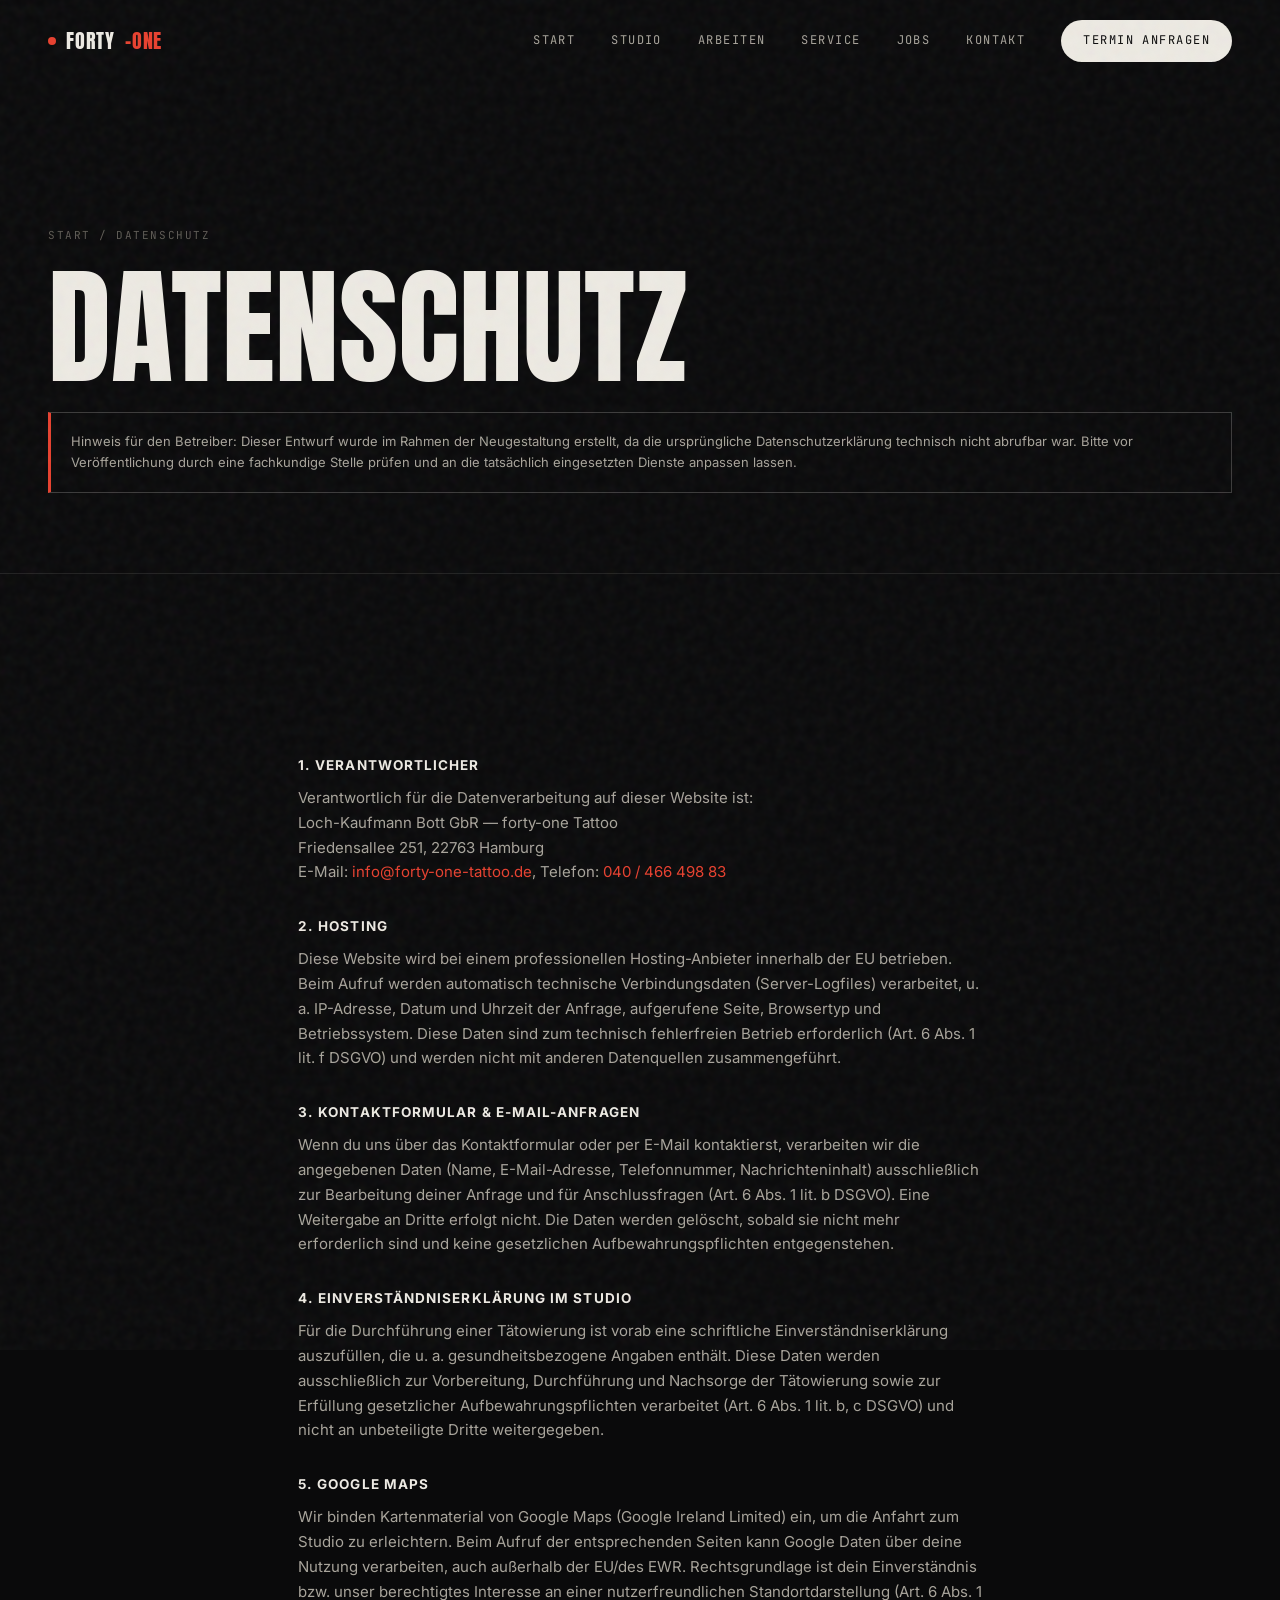
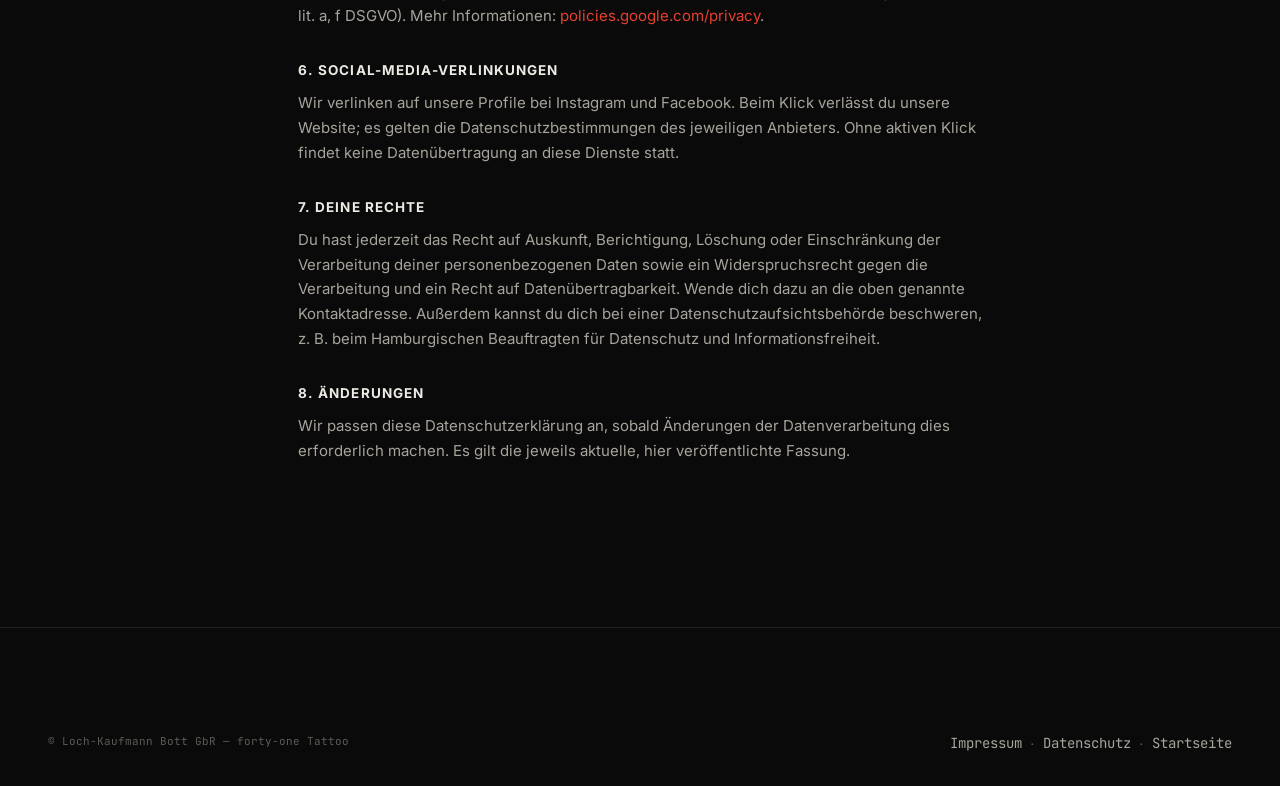
<file: datenschutz.html>
<!DOCTYPE html>
<html lang="de">
<head>
<meta charset="UTF-8">
<meta name="viewport" content="width=device-width, initial-scale=1">
<title>Datenschutzerklärung — forty-one Tattoo Hamburg</title>
<meta name="description" content="Datenschutzerklärung von forty-one Tattoo, Hamburg.">
<link rel="stylesheet" href="style.css">
</head>
<body>
 
<div class="progress"></div>
 
<header class="nav">
  <div class="nav-inner">
    <a href="index.html" class="logo"><span class="dot"></span>forty<span class="nr">-one</span></a>
    <button class="burger" aria-label="Menü" aria-expanded="false"><span></span><span></span><span></span></button>
    <nav class="menu">
      <a href="index.html" data-nav="index.html">Start</a>
      <a href="ueber-uns.html" data-nav="ueber-uns.html">Studio</a>
      <a href="galerie.html" data-nav="galerie.html">Arbeiten</a>
      <a href="service.html" data-nav="service.html">Service</a>
      <a href="jobs.html" data-nav="jobs.html">Jobs</a>
      <a href="kontakt.html" data-nav="kontakt.html">Kontakt</a>
      <a href="kontakt.html" class="cta">Termin anfragen</a>
    </nav>
  </div>
</header>
 
<main>
  <section class="phero">
    <div class="wrap">
      <span class="crumb"><a href="index.html">Start</a> / Datenschutz</span>
      <h1>Datenschutz</h1>
      <div class="notice">Hinweis für den Betreiber: Dieser Entwurf wurde im Rahmen der Neugestaltung erstellt, da die ursprüngliche Datenschutzerklärung technisch nicht abrufbar war. Bitte vor Veröffentlichung durch eine fachkundige Stelle prüfen und an die tatsächlich eingesetzten Dienste anpassen lassen.</div>
    </div>
  </section>
 
  <section class="section">
    <div class="wrap legal-body">
      <h4>1. Verantwortlicher</h4>
      <p>Verantwortlich für die Datenverarbeitung auf dieser Website ist:<br>
      Loch-Kaufmann Bott GbR — forty-one Tattoo<br>
      Friedensallee 251, 22763 Hamburg<br>
      E-Mail: <a href="mailto:info@forty-one-tattoo.de">info@forty-one-tattoo.de</a>, Telefon: <a href="tel:+494046649883">040 / 466 498 83</a></p>
 
      <h4>2. Hosting</h4>
      <p>Diese Website wird bei einem professionellen Hosting-Anbieter innerhalb der EU betrieben. Beim Aufruf werden automatisch technische Verbindungsdaten (Server-Logfiles) verarbeitet, u. a. IP-Adresse, Datum und Uhrzeit der Anfrage, aufgerufene Seite, Browsertyp und Betriebssystem. Diese Daten sind zum technisch fehlerfreien Betrieb erforderlich (Art. 6 Abs. 1 lit. f DSGVO) und werden nicht mit anderen Datenquellen zusammengeführt.</p>
 
      <h4>3. Kontaktformular &amp; E-Mail-Anfragen</h4>
      <p>Wenn du uns über das Kontaktformular oder per E-Mail kontaktierst, verarbeiten wir die angegebenen Daten (Name, E-Mail-Adresse, Telefonnummer, Nachrichteninhalt) ausschließlich zur Bearbeitung deiner Anfrage und für Anschlussfragen (Art. 6 Abs. 1 lit. b DSGVO). Eine Weitergabe an Dritte erfolgt nicht. Die Daten werden gelöscht, sobald sie nicht mehr erforderlich sind und keine gesetzlichen Aufbewahrungspflichten entgegenstehen.</p>
 
      <h4>4. Einverständniserklärung im Studio</h4>
      <p>Für die Durchführung einer Tätowierung ist vorab eine schriftliche Einverständniserklärung auszufüllen, die u. a. gesundheitsbezogene Angaben enthält. Diese Daten werden ausschließlich zur Vorbereitung, Durchführung und Nachsorge der Tätowierung sowie zur Erfüllung gesetzlicher Aufbewahrungspflichten verarbeitet (Art. 6 Abs. 1 lit. b, c DSGVO) und nicht an unbeteiligte Dritte weitergegeben.</p>
 
      <h4>5. Google Maps</h4>
      <p>Wir binden Kartenmaterial von Google Maps (Google Ireland Limited) ein, um die Anfahrt zum Studio zu erleichtern. Beim Aufruf der entsprechenden Seiten kann Google Daten über deine Nutzung verarbeiten, auch außerhalb der EU/des EWR. Rechtsgrundlage ist dein Einverständnis bzw. unser berechtigtes Interesse an einer nutzerfreundlichen Standortdarstellung (Art. 6 Abs. 1 lit. a, f DSGVO). Mehr Informationen: <a href="https://policies.google.com/privacy" target="_blank" rel="noopener">policies.google.com/privacy</a>.</p>
 
      <h4>6. Social-Media-Verlinkungen</h4>
      <p>Wir verlinken auf unsere Profile bei Instagram und Facebook. Beim Klick verlässt du unsere Website; es gelten die Datenschutzbestimmungen des jeweiligen Anbieters. Ohne aktiven Klick findet keine Datenübertragung an diese Dienste statt.</p>
 
      <h4>7. Deine Rechte</h4>
      <p>Du hast jederzeit das Recht auf Auskunft, Berichtigung, Löschung oder Einschränkung der Verarbeitung deiner personenbezogenen Daten sowie ein Widerspruchsrecht gegen die Verarbeitung und ein Recht auf Datenübertragbarkeit. Wende dich dazu an die oben genannte Kontaktadresse. Außerdem kannst du dich bei einer Datenschutzaufsichtsbehörde beschweren, z. B. beim Hamburgischen Beauftragten für Datenschutz und Informationsfreiheit.</p>
 
      <h4>8. Änderungen</h4>
      <p>Wir passen diese Datenschutzerklärung an, sobald Änderungen der Datenverarbeitung dies erforderlich machen. Es gilt die jeweils aktuelle, hier veröffentlichte Fassung.</p>
    </div>
  </section>
</main>
 
<footer class="footer">
  <div class="wrap">
    <div class="footer-bottom" style="border-top:none; padding-top:0;">
      <span>© Loch-Kaufmann Bott GbR — forty-one Tattoo</span>
      <span><a href="impressum.html">Impressum</a> · <a href="datenschutz.html">Datenschutz</a> · <a href="index.html">Startseite</a></span>
    </div>
  </div>
</footer>
 
<button class="totop" aria-label="Nach oben">↑</button>
<script src="main.js"></script>
</body>
</html>
</file>
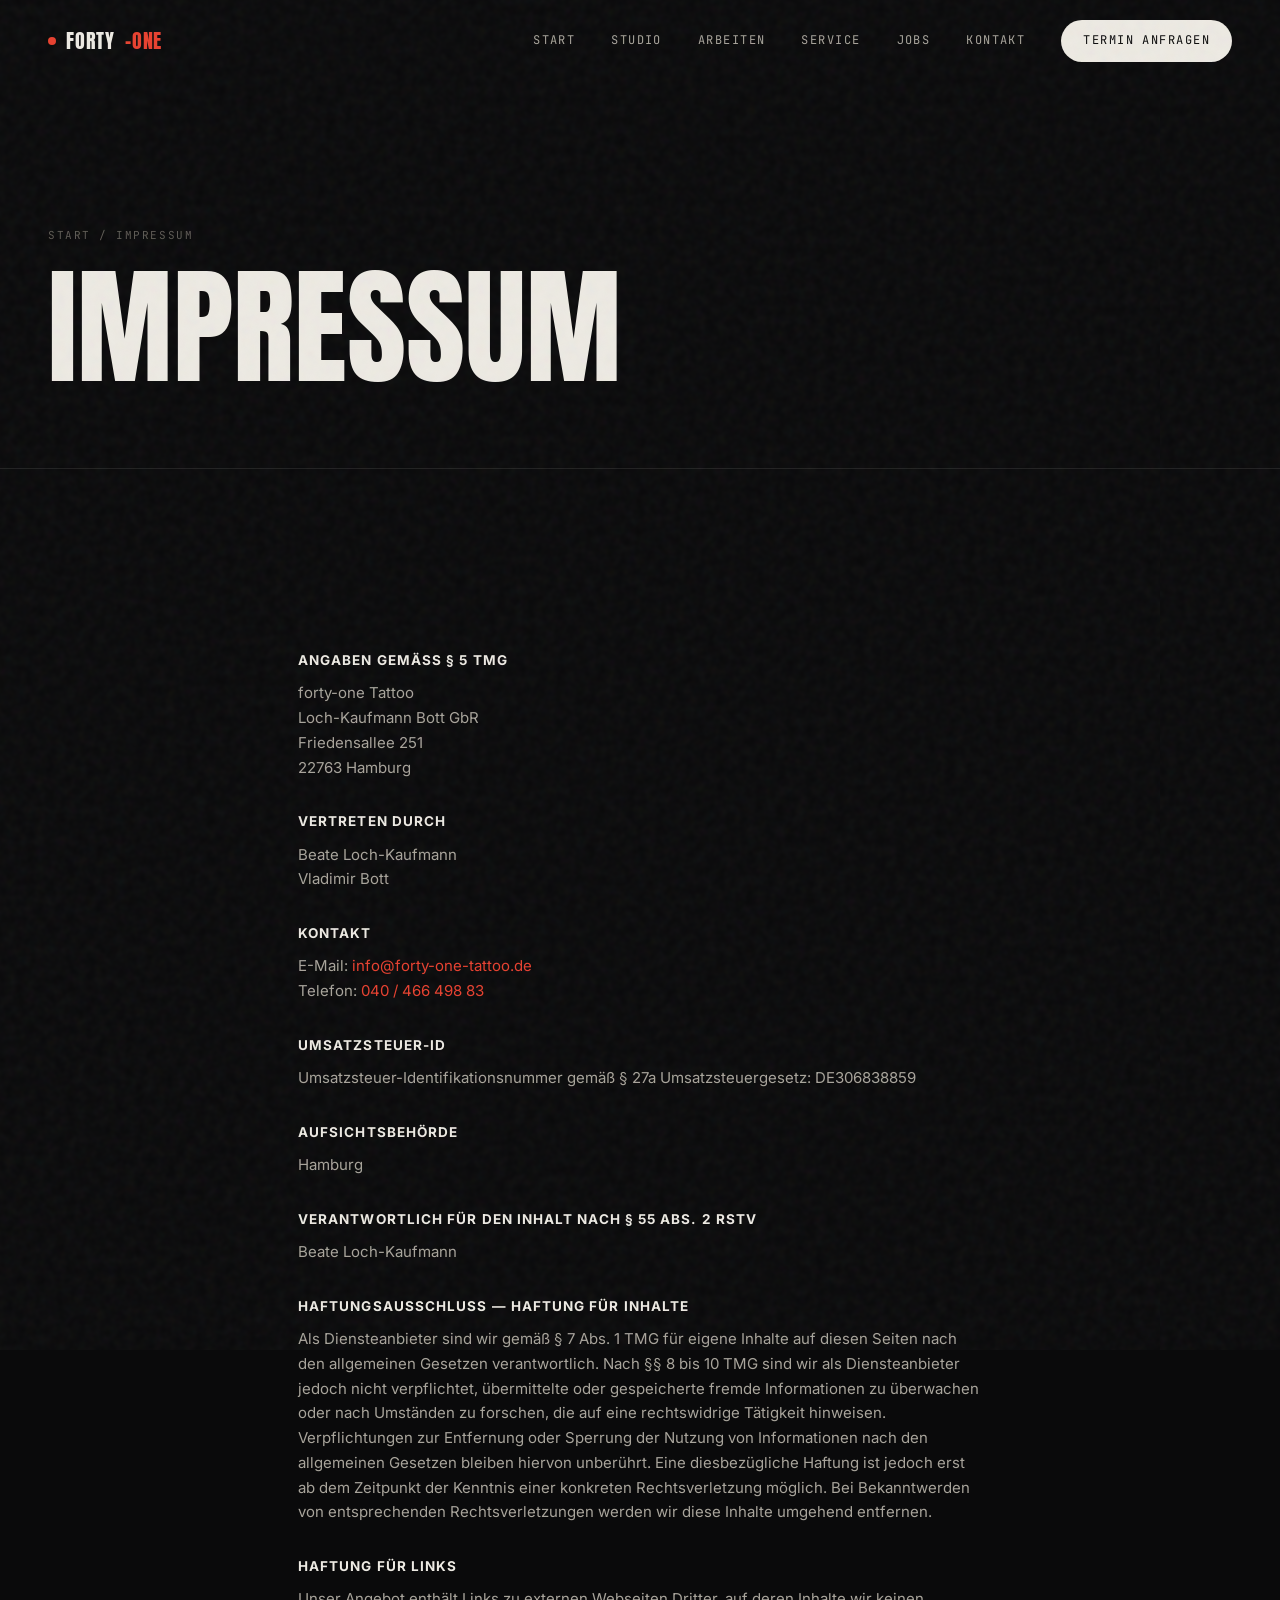
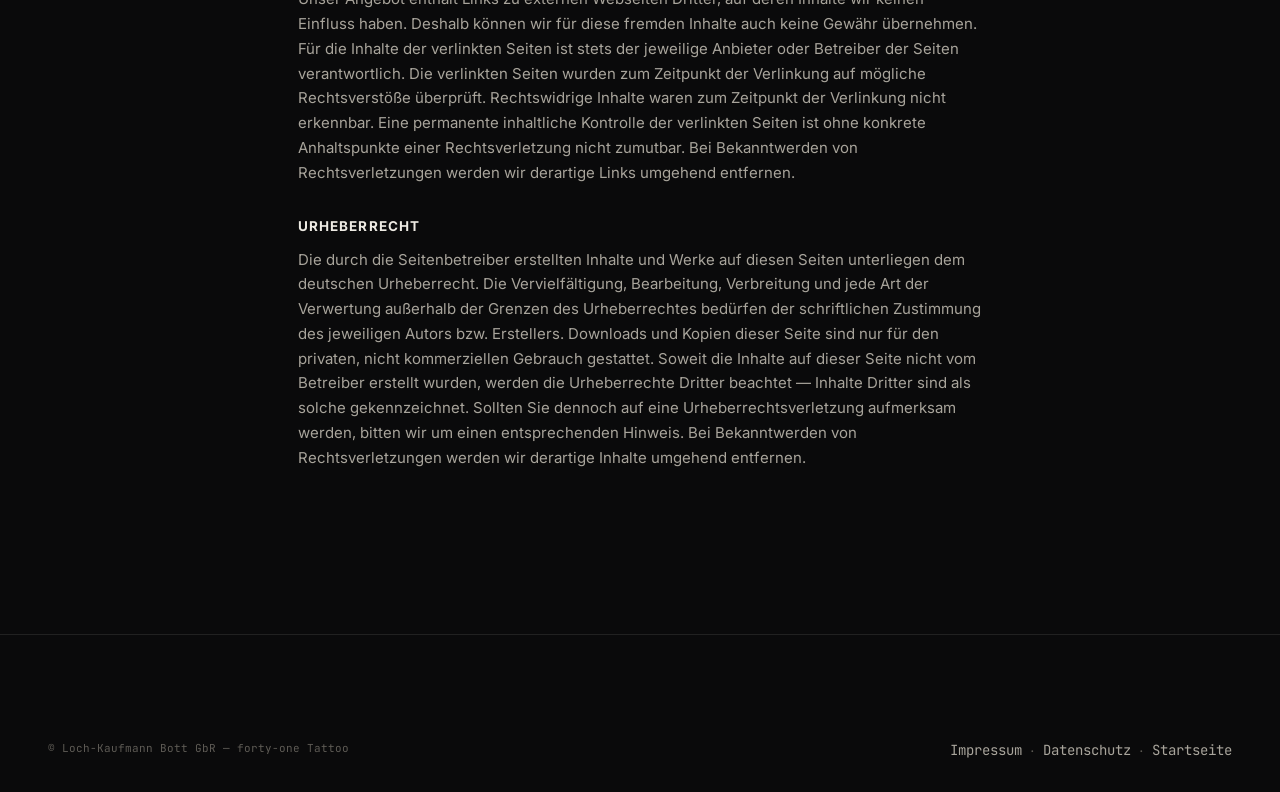
<file: impressum.html>
<!DOCTYPE html>
<html lang="de">
<head>
<meta charset="UTF-8">
<meta name="viewport" content="width=device-width, initial-scale=1">
<title>Impressum — forty-one Tattoo Hamburg</title>
<meta name="description" content="Impressum der Loch-Kaufmann Bott GbR — forty-one Tattoo, Hamburg.">
<link rel="stylesheet" href="style.css">
</head>
<body>
 
<div class="progress"></div>
 
<header class="nav">
  <div class="nav-inner">
    <a href="index.html" class="logo"><span class="dot"></span>forty<span class="nr">-one</span></a>
    <button class="burger" aria-label="Menü" aria-expanded="false"><span></span><span></span><span></span></button>
    <nav class="menu">
      <a href="index.html" data-nav="index.html">Start</a>
      <a href="ueber-uns.html" data-nav="ueber-uns.html">Studio</a>
      <a href="galerie.html" data-nav="galerie.html">Arbeiten</a>
      <a href="service.html" data-nav="service.html">Service</a>
      <a href="jobs.html" data-nav="jobs.html">Jobs</a>
      <a href="kontakt.html" data-nav="kontakt.html">Kontakt</a>
      <a href="kontakt.html" class="cta">Termin anfragen</a>
    </nav>
  </div>
</header>
 
<main>
  <section class="phero">
    <div class="wrap">
      <span class="crumb"><a href="index.html">Start</a> / Impressum</span>
      <h1>Impressum</h1>
    </div>
  </section>
 
  <section class="section">
    <div class="wrap legal-body">
      <h4>Angaben gemäß § 5 TMG</h4>
      <p>forty-one Tattoo<br>Loch-Kaufmann Bott GbR<br>Friedensallee 251<br>22763 Hamburg</p>
 
      <h4>Vertreten durch</h4>
      <p>Beate Loch-Kaufmann<br>Vladimir Bott</p>
 
      <h4>Kontakt</h4>
      <p>E-Mail: <a href="mailto:info@forty-one-tattoo.de">info@forty-one-tattoo.de</a><br>Telefon: <a href="tel:+494046649883">040 / 466 498 83</a></p>
 
      <h4>Umsatzsteuer-ID</h4>
      <p>Umsatzsteuer-Identifikationsnummer gemäß § 27a Umsatzsteuergesetz: DE306838859</p>
 
      <h4>Aufsichtsbehörde</h4>
      <p>Hamburg</p>
 
      <h4>Verantwortlich für den Inhalt nach § 55 Abs. 2 RStV</h4>
      <p>Beate Loch-Kaufmann</p>
 
      <h4>Haftungsausschluss — Haftung für Inhalte</h4>
      <p>Als Diensteanbieter sind wir gemäß § 7 Abs. 1 TMG für eigene Inhalte auf diesen Seiten nach den allgemeinen Gesetzen verantwortlich. Nach §§ 8 bis 10 TMG sind wir als Diensteanbieter jedoch nicht verpflichtet, übermittelte oder gespeicherte fremde Informationen zu überwachen oder nach Umständen zu forschen, die auf eine rechtswidrige Tätigkeit hinweisen. Verpflichtungen zur Entfernung oder Sperrung der Nutzung von Informationen nach den allgemeinen Gesetzen bleiben hiervon unberührt. Eine diesbezügliche Haftung ist jedoch erst ab dem Zeitpunkt der Kenntnis einer konkreten Rechtsverletzung möglich. Bei Bekanntwerden von entsprechenden Rechtsverletzungen werden wir diese Inhalte umgehend entfernen.</p>
 
      <h4>Haftung für Links</h4>
      <p>Unser Angebot enthält Links zu externen Webseiten Dritter, auf deren Inhalte wir keinen Einfluss haben. Deshalb können wir für diese fremden Inhalte auch keine Gewähr übernehmen. Für die Inhalte der verlinkten Seiten ist stets der jeweilige Anbieter oder Betreiber der Seiten verantwortlich. Die verlinkten Seiten wurden zum Zeitpunkt der Verlinkung auf mögliche Rechtsverstöße überprüft. Rechtswidrige Inhalte waren zum Zeitpunkt der Verlinkung nicht erkennbar. Eine permanente inhaltliche Kontrolle der verlinkten Seiten ist ohne konkrete Anhaltspunkte einer Rechtsverletzung nicht zumutbar. Bei Bekanntwerden von Rechtsverletzungen werden wir derartige Links umgehend entfernen.</p>
 
      <h4>Urheberrecht</h4>
      <p>Die durch die Seitenbetreiber erstellten Inhalte und Werke auf diesen Seiten unterliegen dem deutschen Urheberrecht. Die Vervielfältigung, Bearbeitung, Verbreitung und jede Art der Verwertung außerhalb der Grenzen des Urheberrechtes bedürfen der schriftlichen Zustimmung des jeweiligen Autors bzw. Erstellers. Downloads und Kopien dieser Seite sind nur für den privaten, nicht kommerziellen Gebrauch gestattet. Soweit die Inhalte auf dieser Seite nicht vom Betreiber erstellt wurden, werden die Urheberrechte Dritter beachtet — Inhalte Dritter sind als solche gekennzeichnet. Sollten Sie dennoch auf eine Urheberrechtsverletzung aufmerksam werden, bitten wir um einen entsprechenden Hinweis. Bei Bekanntwerden von Rechtsverletzungen werden wir derartige Inhalte umgehend entfernen.</p>
    </div>
  </section>
</main>
 
<footer class="footer">
  <div class="wrap">
    <div class="footer-bottom" style="border-top:none; padding-top:0;">
      <span>© Loch-Kaufmann Bott GbR — forty-one Tattoo</span>
      <span><a href="impressum.html">Impressum</a> · <a href="datenschutz.html">Datenschutz</a> · <a href="index.html">Startseite</a></span>
    </div>
  </div>
</footer>
 
<button class="totop" aria-label="Nach oben">↑</button>
<script src="main.js"></script>
</body>
</html>
</file>
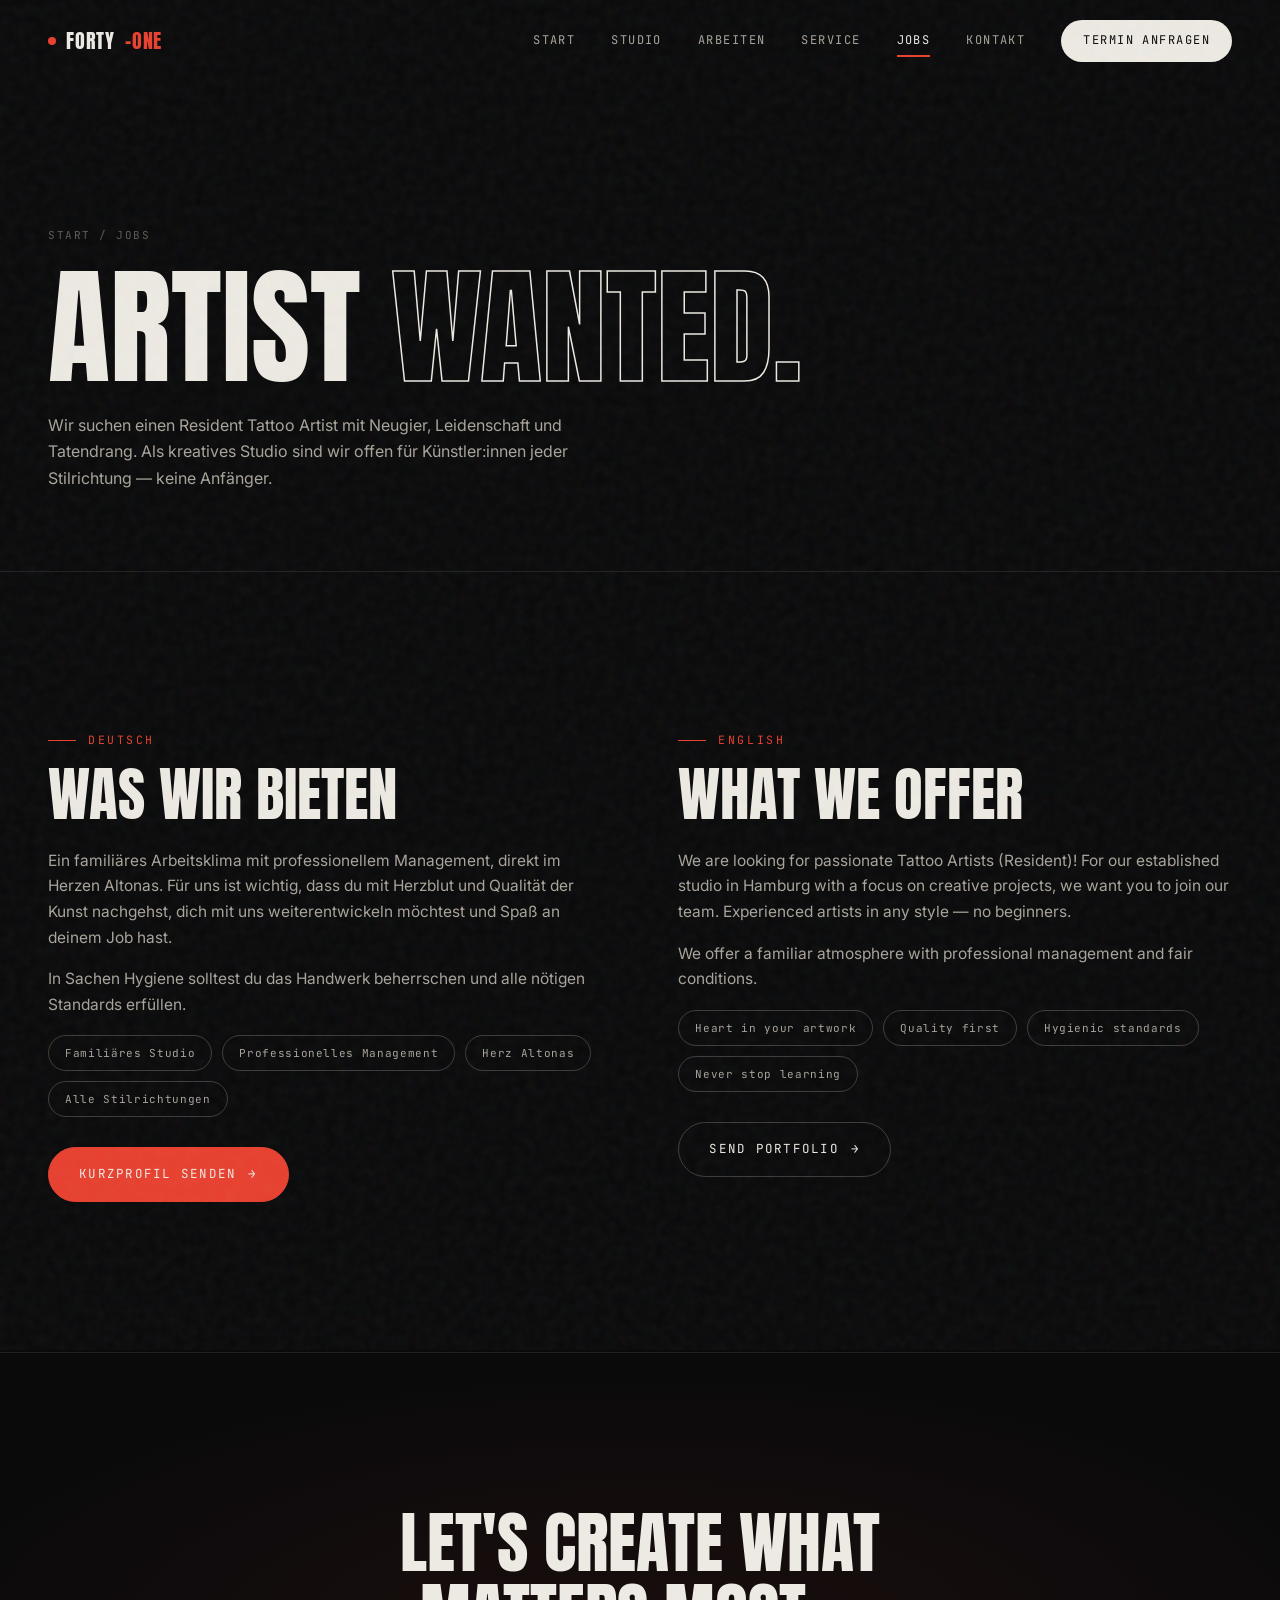
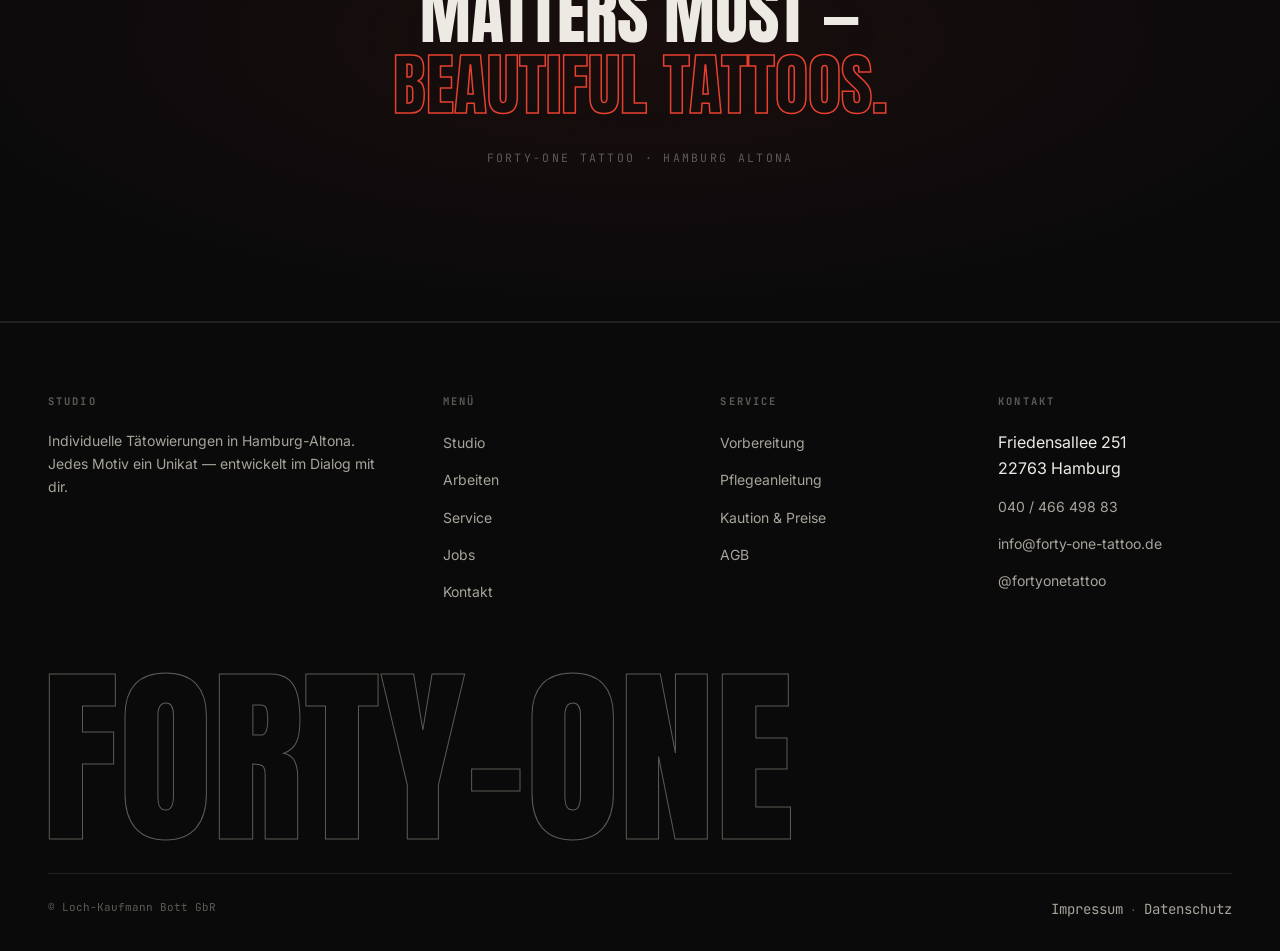
<file: jobs.html>
<!DOCTYPE html>
<html lang="de">
<head>
<meta charset="UTF-8">
<meta name="viewport" content="width=device-width, initial-scale=1">
<title>Jobs — forty-one Tattoo Hamburg</title>
<meta name="description" content="forty-one Tattoo sucht Resident Tattoo Artists mit Leidenschaft und Erfahrung. Jetzt Portfolio senden.">
<link rel="stylesheet" href="style.css">
</head>
<body>
 
<div class="progress"></div>
 
<header class="nav">
  <div class="nav-inner">
    <a href="index.html" class="logo"><span class="dot"></span>forty<span class="nr">-one</span></a>
    <button class="burger" aria-label="Menü" aria-expanded="false"><span></span><span></span><span></span></button>
    <nav class="menu">
      <a href="index.html" data-nav="index.html">Start</a>
      <a href="ueber-uns.html" data-nav="ueber-uns.html">Studio</a>
      <a href="galerie.html" data-nav="galerie.html">Arbeiten</a>
      <a href="service.html" data-nav="service.html">Service</a>
      <a href="jobs.html" data-nav="jobs.html">Jobs</a>
      <a href="kontakt.html" data-nav="kontakt.html">Kontakt</a>
      <a href="kontakt.html" class="cta">Termin anfragen</a>
    </nav>
  </div>
</header>
 
<main>
 
  <section class="phero">
    <div class="wrap">
      <span class="crumb"><a href="index.html">Start</a> / Jobs</span>
      <h1>Artist <em>wanted.</em></h1>
      <p>Wir suchen einen Resident Tattoo Artist mit Neugier, Leidenschaft und Tatendrang. Als kreatives Studio sind wir offen für Künstler:innen jeder Stilrichtung — keine Anfänger.</p>
    </div>
  </section>
 
  <section class="section">
    <div class="wrap split reveal" style="align-items:start;">
      <div class="split-txt">
        <span class="tag">Deutsch</span>
        <h2>Was wir bieten</h2>
        <p>Ein familiäres Arbeitsklima mit professionellem Management, direkt im Herzen Altonas. Für uns ist wichtig, dass du mit Herzblut und Qualität der Kunst nachgehst, dich mit uns weiterentwickeln möchtest und Spaß an deinem Job hast.</p>
        <p>In Sachen Hygiene solltest du das Handwerk beherrschen und alle nötigen Standards erfüllen.</p>
        <ul class="pills">
          <li>Familiäres Studio</li>
          <li>Professionelles Management</li>
          <li>Herz Altonas</li>
          <li>Alle Stilrichtungen</li>
        </ul>
        <div style="margin-top:30px;">
          <a href="mailto:info@forty-one-tattoo.de?subject=Bewerbung%20Resident%20Tattoo%20Artist" class="btn btn-red">Kurzprofil senden <span class="arr">→</span></a>
        </div>
      </div>
      <div class="split-txt">
        <span class="tag">English</span>
        <h2>What we offer</h2>
        <p>We are looking for passionate Tattoo Artists (Resident)! For our established studio in Hamburg with a focus on creative projects, we want you to join our team. Experienced artists in any style — no beginners.</p>
        <p>We offer a familiar atmosphere with professional management and fair conditions.</p>
        <ul class="pills">
          <li>Heart in your artwork</li>
          <li>Quality first</li>
          <li>Hygienic standards</li>
          <li>Never stop learning</li>
        </ul>
        <div style="margin-top:30px;">
          <a href="mailto:info@forty-one-tattoo.de?subject=Application%20Resident%20Tattoo%20Artist" class="btn btn-line">Send portfolio <span class="arr">→</span></a>
        </div>
      </div>
    </div>
  </section>
 
  <section class="quote reveal">
    <div class="wrap">
      <p>Let's create what matters most — <em>beautiful tattoos.</em></p>
      <cite>forty-one Tattoo · Hamburg Altona</cite>
    </div>
  </section>
 
</main>
 
<footer class="footer">
  <div class="wrap">
    <div class="footer-grid">
      <div>
        <h5>Studio</h5>
        <p>Individuelle Tätowierungen in Hamburg-Altona. Jedes Motiv ein Unikat — entwickelt im Dialog mit dir.</p>
      </div>
      <div>
        <h5>Menü</h5>
        <ul>
          <li><a href="ueber-uns.html">Studio</a></li>
          <li><a href="galerie.html">Arbeiten</a></li>
          <li><a href="service.html">Service</a></li>
          <li><a href="jobs.html">Jobs</a></li>
          <li><a href="kontakt.html">Kontakt</a></li>
        </ul>
      </div>
      <div>
        <h5>Service</h5>
        <ul>
          <li><a href="service.html#vorbereitung">Vorbereitung</a></li>
          <li><a href="service.html#pflege">Pflegeanleitung</a></li>
          <li><a href="service.html#preise">Kaution &amp; Preise</a></li>
          <li><a href="service.html#agb">AGB</a></li>
        </ul>
      </div>
      <div>
        <h5>Kontakt</h5>
        <ul>
          <li>Friedensallee 251<br>22763 Hamburg</li>
          <li><a href="tel:+494046649883">040 / 466 498 83</a></li>
          <li><a href="mailto:info@forty-one-tattoo.de">info@forty-one-tattoo.de</a></li>
          <li><a href="https://www.instagram.com/fortyonetattoo/" target="_blank" rel="noopener">@fortyonetattoo</a></li>
        </ul>
      </div>
    </div>
    <div class="footer-word" aria-hidden="true">forty-one</div>
    <div class="footer-bottom">
      <span>© Loch-Kaufmann Bott GbR</span>
      <span><a href="impressum.html">Impressum</a> · <a href="datenschutz.html">Datenschutz</a></span>
    </div>
  </div>
</footer>
 
<button class="totop" aria-label="Nach oben">↑</button>
<div class="sticky-cta"><span>Bereit für dein Tattoo?</span><a href="kontakt.html">Termin anfragen</a></div>
 
<script src="main.js"></script>
</body>
</html>
</file>
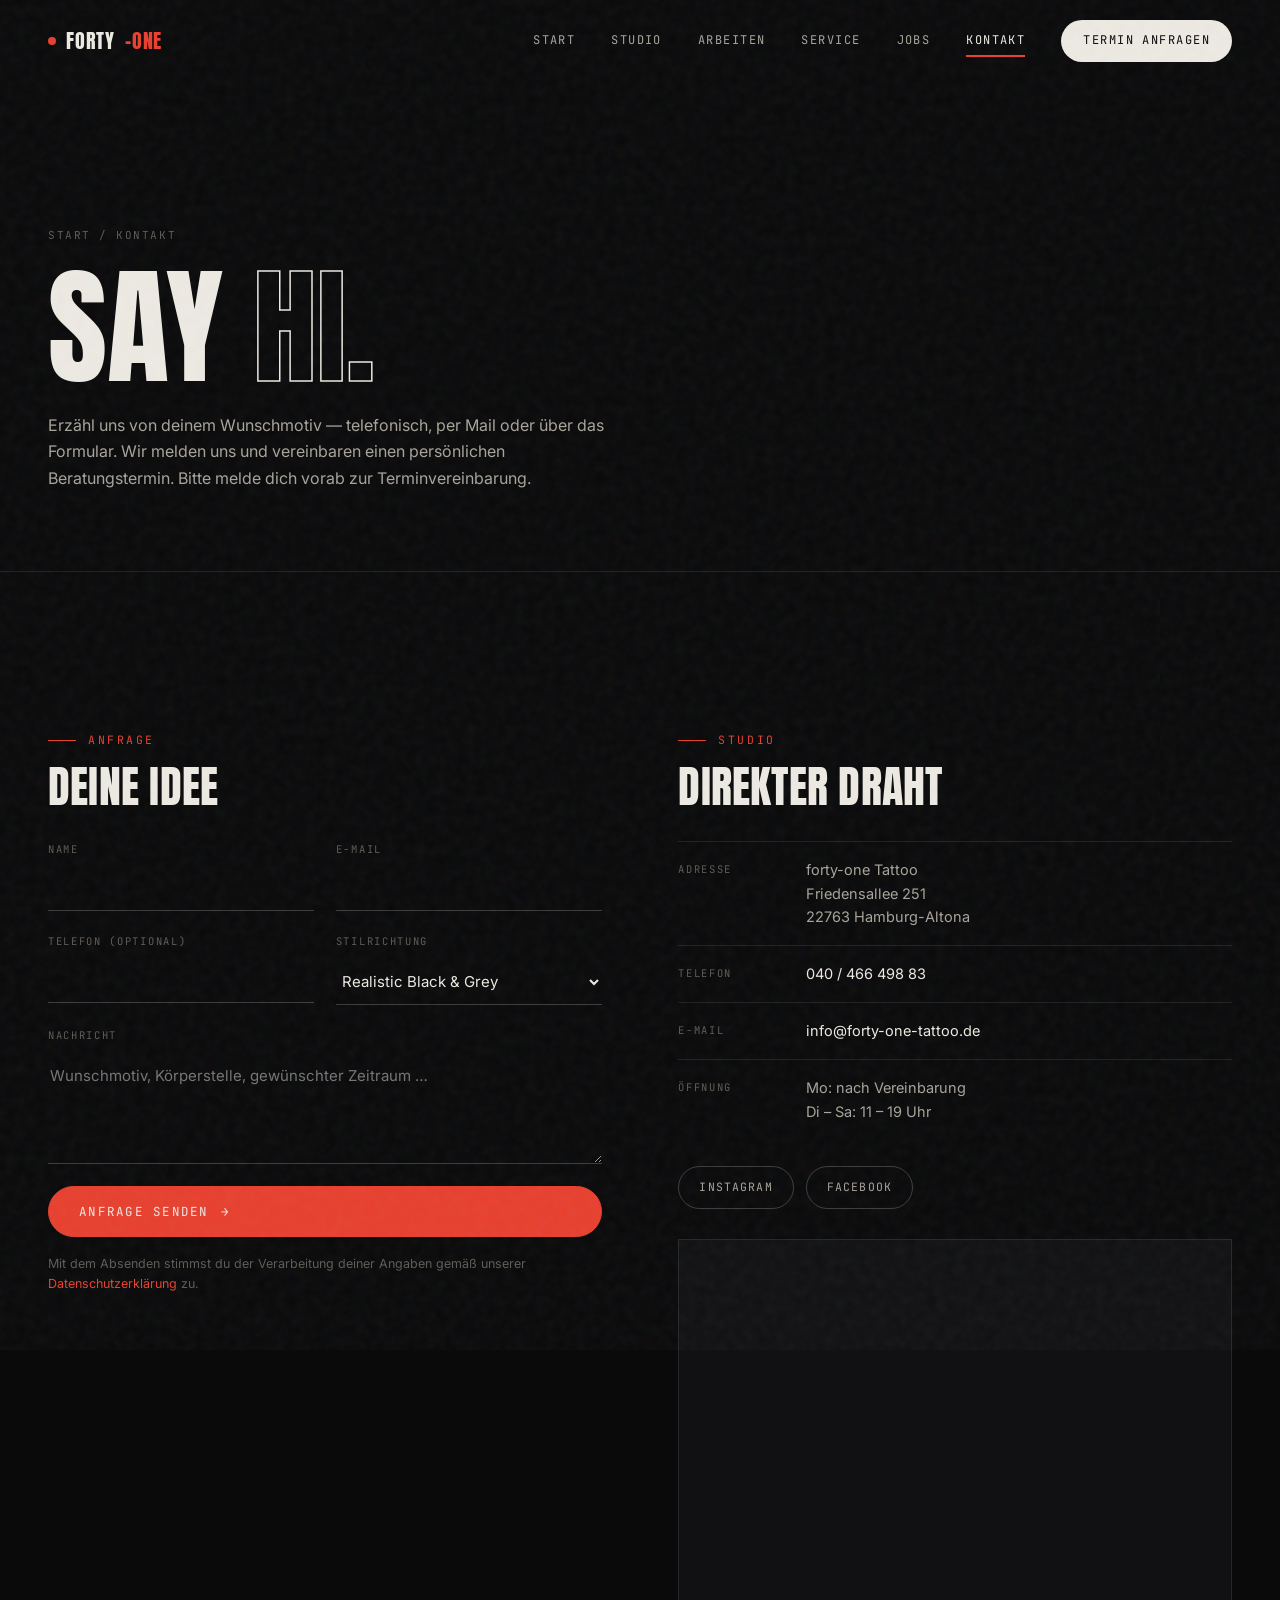
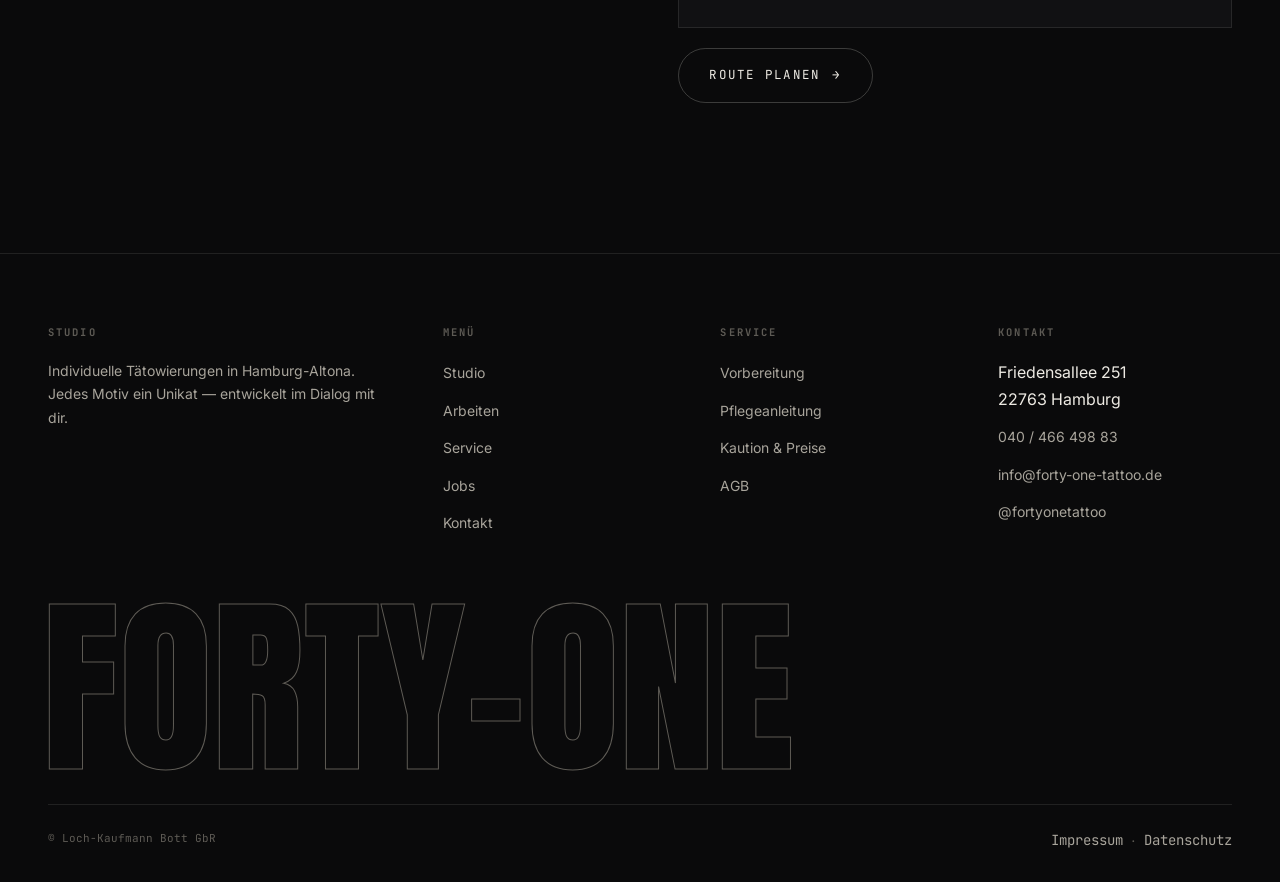
<file: kontakt.html>
<!DOCTYPE html>
<html lang="de">
<head>
<meta charset="UTF-8">
<meta name="viewport" content="width=device-width, initial-scale=1">
<title>Kontakt — forty-one Tattoo Hamburg</title>
<meta name="description" content="Kontaktiere forty-one Tattoo in Hamburg-Altona: Friedensallee 251, 22763 Hamburg — Telefon 040 / 466 498 83 oder per Formular.">
<link rel="stylesheet" href="style.css">
</head>
<body>
 
<div class="progress"></div>
 
<header class="nav">
  <div class="nav-inner">
    <a href="index.html" class="logo"><span class="dot"></span>forty<span class="nr">-one</span></a>
    <button class="burger" aria-label="Menü" aria-expanded="false"><span></span><span></span><span></span></button>
    <nav class="menu">
      <a href="index.html" data-nav="index.html">Start</a>
      <a href="ueber-uns.html" data-nav="ueber-uns.html">Studio</a>
      <a href="galerie.html" data-nav="galerie.html">Arbeiten</a>
      <a href="service.html" data-nav="service.html">Service</a>
      <a href="jobs.html" data-nav="jobs.html">Jobs</a>
      <a href="kontakt.html" data-nav="kontakt.html">Kontakt</a>
      <a href="kontakt.html" class="cta">Termin anfragen</a>
    </nav>
  </div>
</header>
 
<main>
 
  <section class="phero">
    <div class="wrap">
      <span class="crumb"><a href="index.html">Start</a> / Kontakt</span>
      <h1>Say <em>hi.</em></h1>
      <p>Erzähl uns von deinem Wunschmotiv — telefonisch, per Mail oder über das Formular. Wir melden uns und vereinbaren einen persönlichen Beratungstermin. Bitte melde dich vorab zur Terminvereinbarung.</p>
    </div>
  </section>
 
  <section class="section">
    <div class="wrap split" style="align-items:start;">
 
      <div class="reveal">
        <span class="tag">Anfrage</span>
        <h2 class="display" style="font-size:clamp(28px,3.6vw,44px); margin:16px 0 34px;">Deine Idee</h2>
        <form id="contact-form" class="fgrid">
          <div class="field">
            <label for="name">Name</label>
            <input type="text" id="name" name="name" required autocomplete="name">
          </div>
          <div class="field">
            <label for="email">E-Mail</label>
            <input type="email" id="email" name="email" required autocomplete="email">
          </div>
          <div class="field">
            <label for="phone">Telefon (optional)</label>
            <input type="tel" id="phone" name="phone" autocomplete="tel">
          </div>
          <div class="field">
            <label for="style">Stilrichtung</label>
            <select id="style" name="style">
              <option>Realistic Black &amp; Grey</option>
              <option>Realistic Colour</option>
              <option>Dark Art</option>
              <option>Sleeve</option>
              <option>Mandala &amp; Dotwork</option>
              <option>Chicano &amp; Lettering</option>
              <option>Noch offen</option>
            </select>
          </div>
          <div class="field full">
            <label for="message">Nachricht</label>
            <textarea id="message" name="message" placeholder="Wunschmotiv, Körperstelle, gewünschter Zeitraum …" required></textarea>
          </div>
          <div class="field full">
            <button type="submit" class="btn btn-red">Anfrage senden <span class="arr">→</span></button>
            <p class="fnote">Mit dem Absenden stimmst du der Verarbeitung deiner Angaben gemäß unserer <a href="datenschutz.html">Datenschutzerklärung</a> zu.</p>
          </div>
        </form>
        <div class="form-success">
          Danke für deine Nachricht — wir melden uns in der Regel innerhalb weniger Werktage, um einen Beratungstermin zu vereinbaren.
        </div>
      </div>
 
      <div class="reveal">
        <span class="tag">Studio</span>
        <h2 class="display" style="font-size:clamp(28px,3.6vw,44px); margin:16px 0 34px;">Direkter Draht</h2>
        <div class="iline"><span class="k">Adresse</span><span class="v">forty-one Tattoo<br>Friedensallee 251<br>22763 Hamburg-Altona</span></div>
        <div class="iline"><span class="k">Telefon</span><span class="v"><a href="tel:+494046649883">040 / 466 498 83</a></span></div>
        <div class="iline"><span class="k">E-Mail</span><span class="v"><a href="mailto:info@forty-one-tattoo.de">info@forty-one-tattoo.de</a></span></div>
        <div class="iline"><span class="k">Öffnung</span><span class="v">Mo: nach Vereinbarung<br>Di – Sa: 11 – 19 Uhr</span></div>
        <div class="soc">
          <a href="https://www.instagram.com/fortyonetattoo/" target="_blank" rel="noopener">Instagram</a>
          <a href="https://www.facebook.com/fortyonetattoo/" target="_blank" rel="noopener">Facebook</a>
        </div>
        <div class="loc-map" style="margin-top:30px; border:1px solid var(--line);">
          <iframe title="Karte: forty-one Tattoo, Friedensallee 251, Hamburg" loading="lazy" src="https://maps.google.com/maps?q=Friedensallee%20251%2C%2022763%20Hamburg&t=&z=15&ie=UTF8&iwloc=&output=embed"></iframe>
        </div>
        <div style="margin-top:20px;">
          <a href="https://maps.apple.com/?daddr=Friedensallee+251%2C+Hamburg%2C+22763" target="_blank" rel="noopener" class="btn btn-line">Route planen <span class="arr">→</span></a>
        </div>
      </div>
 
    </div>
  </section>
 
</main>
 
<footer class="footer">
  <div class="wrap">
    <div class="footer-grid">
      <div>
        <h5>Studio</h5>
        <p>Individuelle Tätowierungen in Hamburg-Altona. Jedes Motiv ein Unikat — entwickelt im Dialog mit dir.</p>
      </div>
      <div>
        <h5>Menü</h5>
        <ul>
          <li><a href="ueber-uns.html">Studio</a></li>
          <li><a href="galerie.html">Arbeiten</a></li>
          <li><a href="service.html">Service</a></li>
          <li><a href="jobs.html">Jobs</a></li>
          <li><a href="kontakt.html">Kontakt</a></li>
        </ul>
      </div>
      <div>
        <h5>Service</h5>
        <ul>
          <li><a href="service.html#vorbereitung">Vorbereitung</a></li>
          <li><a href="service.html#pflege">Pflegeanleitung</a></li>
          <li><a href="service.html#preise">Kaution &amp; Preise</a></li>
          <li><a href="service.html#agb">AGB</a></li>
        </ul>
      </div>
      <div>
        <h5>Kontakt</h5>
        <ul>
          <li>Friedensallee 251<br>22763 Hamburg</li>
          <li><a href="tel:+494046649883">040 / 466 498 83</a></li>
          <li><a href="mailto:info@forty-one-tattoo.de">info@forty-one-tattoo.de</a></li>
          <li><a href="https://www.instagram.com/fortyonetattoo/" target="_blank" rel="noopener">@fortyonetattoo</a></li>
        </ul>
      </div>
    </div>
    <div class="footer-word" aria-hidden="true">forty-one</div>
    <div class="footer-bottom">
      <span>© Loch-Kaufmann Bott GbR</span>
      <span><a href="impressum.html">Impressum</a> · <a href="datenschutz.html">Datenschutz</a></span>
    </div>
  </div>
</footer>
 
<button class="totop" aria-label="Nach oben">↑</button>
 
<script src="main.js"></script>
</body>
</html>
</file>
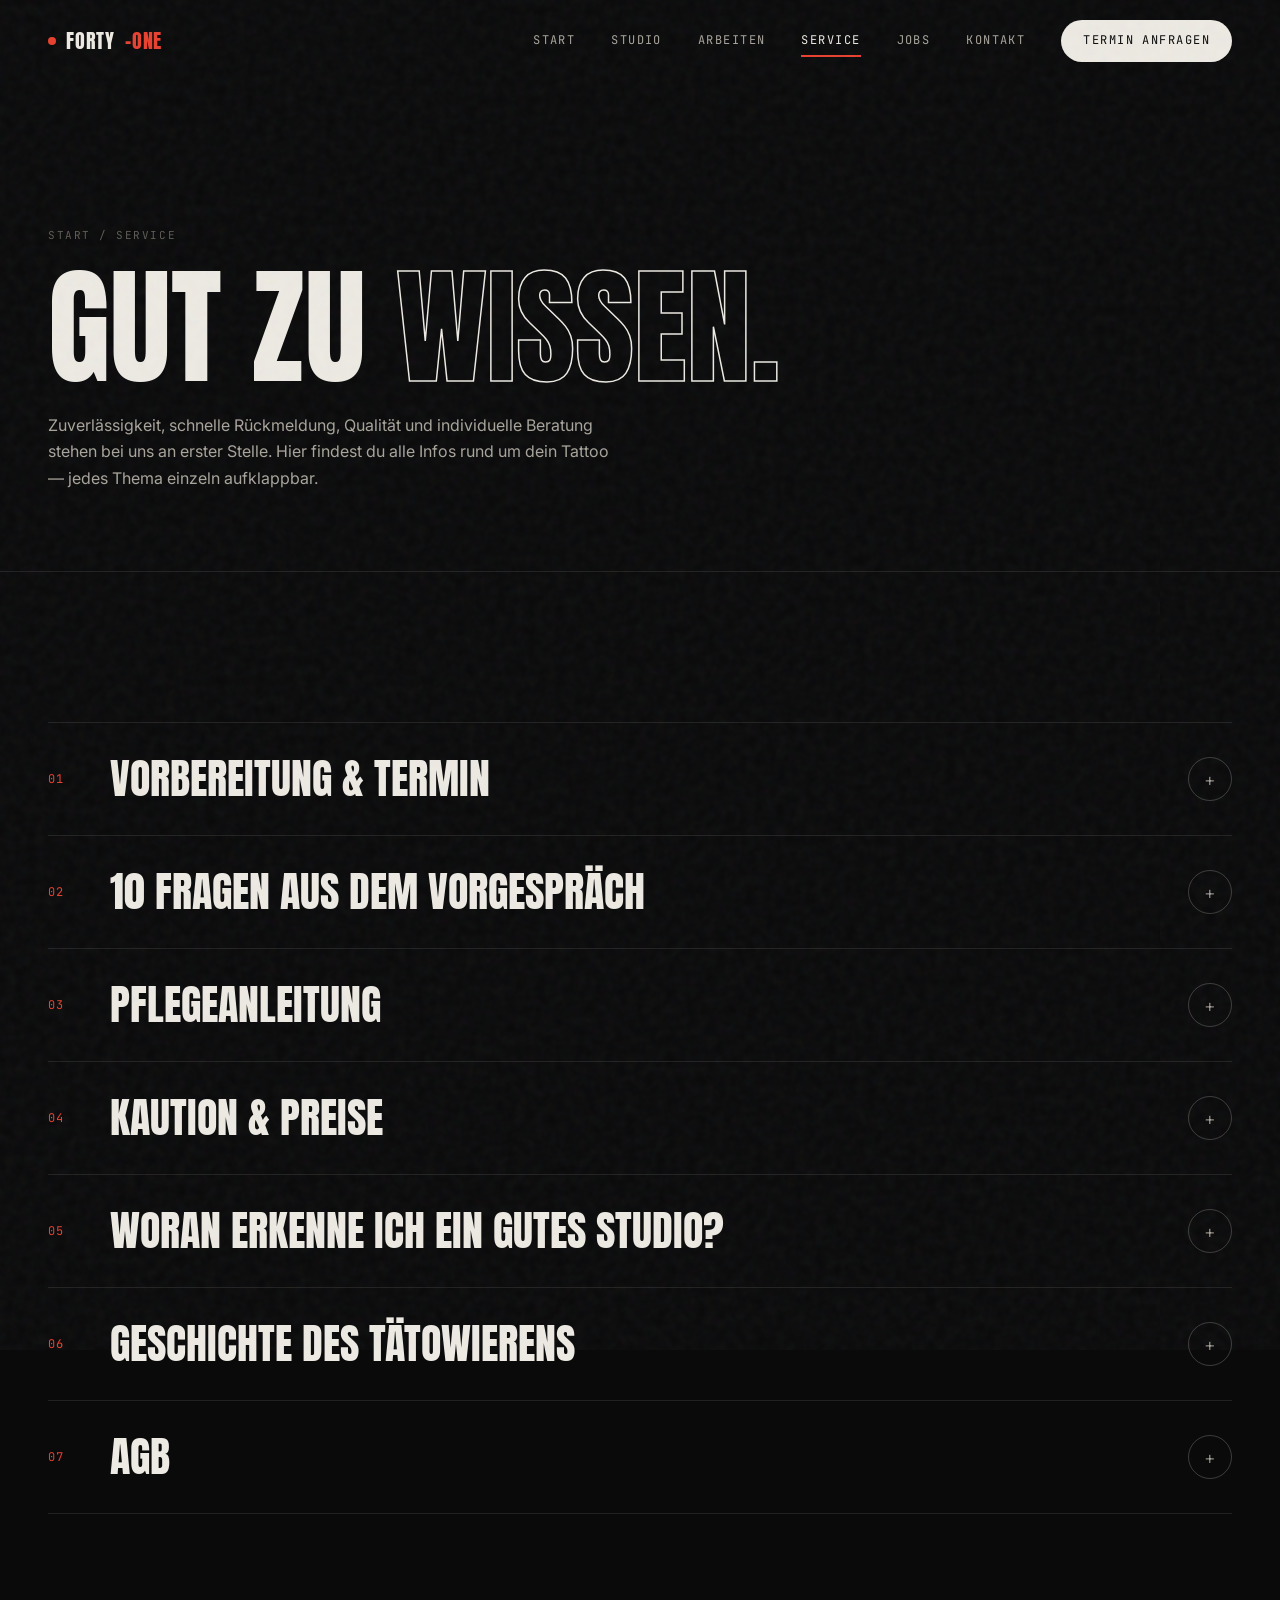
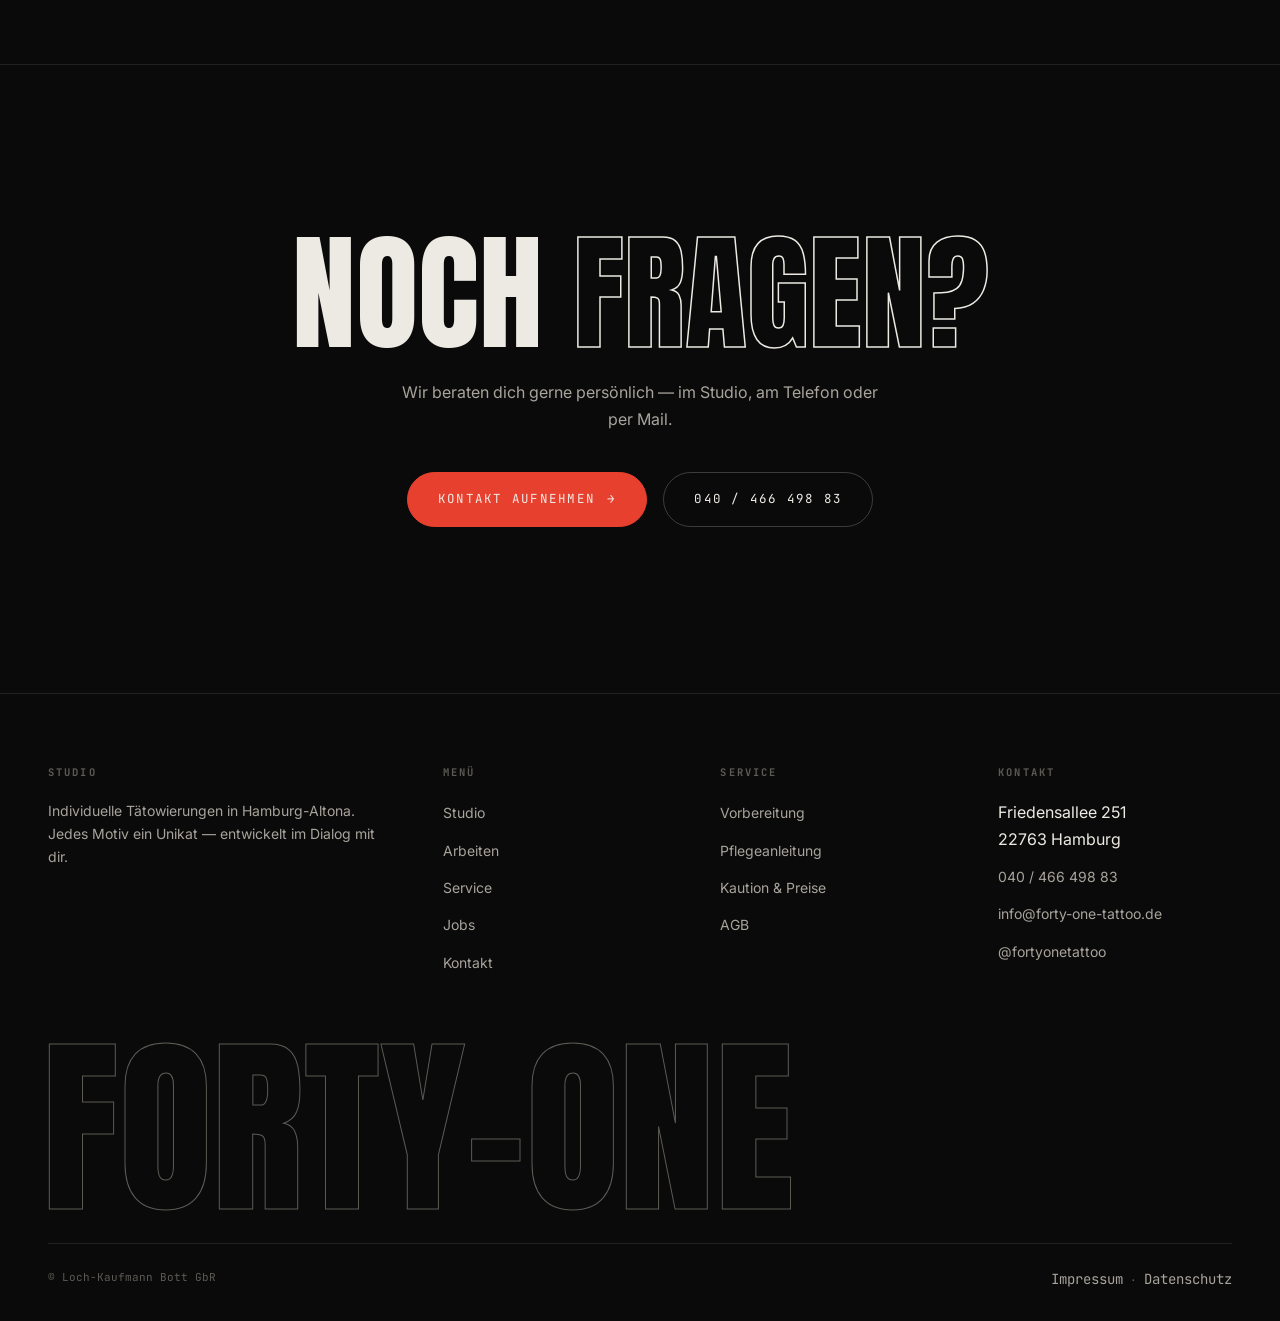
<file: service.html>
<!DOCTYPE html>
<html lang="de">
<head>
<meta charset="UTF-8">
<meta name="viewport" content="width=device-width, initial-scale=1">
<title>Service — forty-one Tattoo Hamburg</title>
<meta name="description" content="Alle Infos rund um dein Tattoo: Vorbereitung, häufige Fragen, Pflegeanleitung, Kaution & Preise, Checkliste, Geschichte und AGB.">
<link rel="stylesheet" href="style.css">
</head>
<body>
 
<div class="progress"></div>
 
<header class="nav">
  <div class="nav-inner">
    <a href="index.html" class="logo"><span class="dot"></span>forty<span class="nr">-one</span></a>
    <button class="burger" aria-label="Menü" aria-expanded="false"><span></span><span></span><span></span></button>
    <nav class="menu">
      <a href="index.html" data-nav="index.html">Start</a>
      <a href="ueber-uns.html" data-nav="ueber-uns.html">Studio</a>
      <a href="galerie.html" data-nav="galerie.html">Arbeiten</a>
      <a href="service.html" data-nav="service.html">Service</a>
      <a href="jobs.html" data-nav="jobs.html">Jobs</a>
      <a href="kontakt.html" data-nav="kontakt.html">Kontakt</a>
      <a href="kontakt.html" class="cta">Termin anfragen</a>
    </nav>
  </div>
</header>
 
<main>
 
  <section class="phero">
    <div class="wrap">
      <span class="crumb"><a href="index.html">Start</a> / Service</span>
      <h1>Gut zu <em>wissen.</em></h1>
      <p>Zuverlässigkeit, schnelle Rückmeldung, Qualität und individuelle Beratung stehen bei uns an erster Stelle. Hier findest du alle Infos rund um dein Tattoo — jedes Thema einzeln aufklappbar.</p>
    </div>
  </section>
 
  <section class="section">
    <div class="wrap">
      <div class="acc reveal">
 
        <!-- 01 VORBEREITUNG -->
        <div class="acc-item" id="vorbereitung">
          <button class="acc-trigger" aria-expanded="false">
            <span class="no">01</span>
            <span class="ttl">Vorbereitung &amp; Termin</span>
            <span class="ico">+</span>
          </button>
          <div class="acc-panel">
            <div class="acc-body">
              <h4>Kontakt &amp; Beratungstermin</h4>
              <p>Ruf uns an, schicke eine Mail oder komm persönlich vorbei und teile uns mit, was du dir tätowieren lassen möchtest — gern mit Bildern zu deinen Ideen. Nach kurzer Absprache vereinbaren wir einen Besprechungstermin mit deinem Tätowierer: Motiv, Körperstelle und <a href="#preise">Preisspanne</a> werden dort in Ruhe besprochen.</p>
 
              <h4>So bereitest du dich vor</h4>
              <ul>
                <li>Sei ausgeschlafen, iss vorher und bring genügend zu trinken mit.</li>
                <li>Bei längeren Sitzungen: einen Snack mitbringen.</li>
                <li>Am Vortag und am Termintag: kein Alkohol, keine Drogen oder Betäubungsmittel.</li>
                <li>Keine Blutverdünner (Ibuprofen, Aspirin, Marcumar o. ä.) — auch große Mengen Kaffee, Energydrinks oder Schwarztee vermeiden.</li>
                <li>Bequeme Kleidung tragen; Lieblingsstücke bleiben besser zu Hause (Tattoofarbe!).</li>
                <li>Kein Sonnenbrand an der Stelle — kurz vorher keine Reisen in warme Gebiete, kein Solarium.</li>
                <li>Informiere uns über Allergien (Allergiepass mitbringen) oder ansteckende Krankheiten wie HIV oder Hepatitis.</li>
                <li>Während Schwangerschaft oder Stillzeit können wir nicht tätowieren.</li>
              </ul>
              <p>Bei Fragen kannst du uns jederzeit vorab kontaktieren.</p>
            </div>
          </div>
        </div>
 
        <!-- 02 FAQ -->
        <div class="acc-item" id="faq">
          <button class="acc-trigger" aria-expanded="false">
            <span class="no">02</span>
            <span class="ttl">10 Fragen aus dem Vorgespräch</span>
            <span class="ico">+</span>
          </button>
          <div class="acc-panel">
            <div class="acc-body">
              <p>Der erste Schritt zu deinem Tattoo ist ein Vorgespräch im Studio — hier klären wir alle offenen Fragen, damit du dich optimal vorbereiten kannst. Die häufigsten haben wir hier beantwortet:</p>
 
              <div class="faq-q"><span>01</span>Wie lange dauert es?</div>
              <p class="faq-a">Das hängt von Größe und Ausarbeitung deines Motivs ab. Detailreiche Werke oder besondere Stellen (Rippe, Hand) brauchen mehr Zeit; ein Fullsleeve verteilt sich auf mehrere Sitzungen. Im Beratungsgespräch bekommst du eine grobe Zeiteinschätzung.</p>
 
              <div class="faq-q"><span>02</span>Kann ich jemanden mitbringen?</div>
              <p class="faq-a">Zum Vorgespräch nach Absprache gerne. Zum Tattootermin selbst kommst du bitte alleine — hier ist volle Konzentration gefragt.</p>
 
              <div class="faq-q"><span>03</span>Ich habe eine Vorlage — stecht ihr die so?</div>
              <p class="faq-a">Ideen sind gut, Vorlagen erstellen unsere Artists selbst. Wir kopieren keine Werke anderer Artists; bei eigenen Vorlagen prüfen wir gemeinsam die Umsetzbarkeit.</p>
 
              <div class="faq-q"><span>04</span>Wie lange warte ich auf meinen Termin?</div>
              <p class="faq-a">Je nach Stil und Größe des Motivs — wir bieten dir passende Termine an.</p>
 
              <div class="faq-q"><span>05</span>Kann ich vorher Sport machen?</div>
              <p class="faq-a">Ja, das hat keinen Einfluss.</p>
 
              <div class="faq-q"><span>06</span>Tut es weh?</div>
              <p class="faq-a">Kommt auf Stelle und Körper an. Manche Stellen sind empfindlicher — abgehalten hat das noch niemanden.</p>
 
              <div class="faq-q"><span>07</span>Wie pflege ich mein Tattoo?</div>
              <p class="faq-a">Nach dem Stechen bekommst du eine Pflegeanleitung mit Dos &amp; Don'ts — bei Rückfragen melde dich jederzeit.</p>
 
              <div class="faq-q"><span>08</span>Kann ich eigene Zeichnungen mitbringen?</div>
              <p class="faq-a">Sehr gerne — daraus entwickeln wir gemeinsam deine Tattooidee.</p>
 
              <div class="faq-q"><span>09</span>Was, wenn ich krank bin?</div>
              <p class="faq-a">Melde dich umgehend im Studio, damit wir den Termin umplanen können.</p>
 
              <div class="faq-q"><span>10</span>Welche Stelle passt zu meinem Motiv?</div>
              <p class="faq-a">Motiv und Stelle bedingen sich gegenseitig — wir beraten dich, damit dein Tattoo ideal sitzt.</p>
            </div>
          </div>
        </div>
 
        <!-- 03 PFLEGE -->
        <div class="acc-item" id="pflege">
          <button class="acc-trigger" aria-expanded="false">
            <span class="no">03</span>
            <span class="ttl">Pflegeanleitung</span>
            <span class="ico">+</span>
          </button>
          <div class="acc-panel">
            <div class="acc-body">
              <p>Glückwunsch zu deinem neuen Tattoo — jetzt kommt es auf die Pflege an, damit es perfekt abheilt. Diese Anleitung bekommst du nach deinem Termin auch schriftlich; Besonderheiten bespricht dein Tätowierer im Einzelfall mit dir.</p>
 
              <h4>Direkt nach dem Stechen</h4>
              <p>Folie vorsichtig entfernen, das Tattoo ca. 30 Sekunden unter lauwarmem, fließendem Wasser abwaschen, dann kurz auf kaltes Wasser umstellen — so verschließen sich die Farbpigmente. Mit einem Einweg-Papiertuch vorsichtig abtupfen, dann mit dem Cremen beginnen. Schütze dein Tattoo vor Staub und Schmutz.</p>
 
              <h4>Die Regeln der ersten Wochen</h4>
              <ul>
                <li>6–8 Wochen kein Solarium oder Sonnenbaden.</li>
                <li>Mindestens 2 Wochen kein Sport und kein Schwimmen.</li>
                <li>Unnötiges Schwitzen vermeiden.</li>
                <li>Keine scheuernde Kleidung an der Stelle.</li>
                <li>Nicht kratzen, nicht an der Kruste zupfen — Schorf niemals entfernen, sonst gehen Farbpigmente verloren.</li>
                <li>Mit spezieller Tattoosalbe oder Panthenol-Creme pflegen (kein Bepanthen).</li>
              </ul>
              <p><strong>Wichtig:</strong> Wenig Creme, dünn auftragen — 3 bis 6-mal täglich, damit das Tattoo geschmeidig bleibt.</p>
              <p>In der ersten Woche den direkten Duschstrahl meiden, nicht mit Duschgel an der Stelle schrubben. In den ersten 6 Wochen kein Baden oder ausgiebiges Duschen — Chlor- und Meerwasser sind tabu.</p>
 
              <h4>Nach der Abheilung</h4>
              <ul>
                <li>Direkte Sonne meiden, bei Lichtkontakt LSF 50+ verwenden.</li>
                <li>Haut regelmäßig mit feuchtigkeitsspendender Lotion pflegen.</li>
                <li>Beim Sport mit passender Kleidung schützen.</li>
              </ul>
            </div>
          </div>
        </div>
 
        <!-- 04 PREISE -->
        <div class="acc-item" id="preise">
          <button class="acc-trigger" aria-expanded="false">
            <span class="no">04</span>
            <span class="ttl">Kaution &amp; Preise</span>
            <span class="ico">+</span>
          </button>
          <div class="acc-panel">
            <div class="acc-body">
              <p>Für jedes Tattoo nehmen wir eine Terminkaution, die du innerhalb einer Woche nach Terminabsprache vorbeibringst oder überweist. Sobald die Kaution eingegangen ist, steht dein Termin fest und dein Artist bereitet das Motiv vor.</p>
              <p>Der Preis wird individuell festgelegt — jedes Tattoo bedeutet eigenen Aufwand an Zeit und künstlerischer Arbeit. Sobald dein Wunschmotiv feststeht, bekommst du eine preisliche Einschätzung. Ändert sich nachträglich etwas an Design oder Größe, wird der Preis entsprechend angepasst.</p>
              <p>Es gelten unsere <a href="#agb">Allgemeinen Geschäftsbedingungen</a>.</p>
            </div>
          </div>
        </div>
 
        <!-- 05 CHECKLISTE -->
        <div class="acc-item" id="checkliste">
          <button class="acc-trigger" aria-expanded="false">
            <span class="no">05</span>
            <span class="ttl">Woran erkenne ich ein gutes Studio?</span>
            <span class="ico">+</span>
          </button>
          <div class="acc-panel">
            <div class="acc-body">
              <p>Das richtige Studio zu finden braucht Zeit. Neben der Stilrichtung der Tätowierer helfen diese Anhaltspunkte:</p>
              <div class="check-cols">
                <div>
                  <h4>Studio</h4>
                  <ul>
                    <li>Der erste Eindruck zählt: Räumlichkeiten sauber und ordentlich.</li>
                    <li>Vorab über Angebot, Arbeitsweise und Stile informieren.</li>
                    <li>Das Beratungsgespräch ist das A und O — inkl. Risiken, Allergien, Nachbehandlung.</li>
                    <li>Offene Fragen werden ausführlich und gerne beantwortet.</li>
                    <li>Die Einverständniserklärung wird vor dem Tätowieren unterzeichnet.</li>
                    <li>Einrichtung, Boden und Wände sind abwaschbar und desinfizierbar.</li>
                    <li>Nur notwendige Utensilien im Raum, Rauchverbot überall.</li>
                  </ul>
                </div>
                <div>
                  <h4>Werkzeug &amp; Material</h4>
                  <ul>
                    <li>Ausschließlich sterilisierte Einwegnadeln und -griffstücke.</li>
                    <li>Einweghandschuhe, Farben in Einwegnäpfchen.</li>
                    <li>Liege und Armstütze mit Einwegfolie, nach jedem Kunden gewechselt.</li>
                    <li>Einwegpapierhandtücher zum Abwischen.</li>
                    <li>Wiederverwendbare Instrumente werden desinfiziert, gereinigt, sterilisiert.</li>
                    <li>Fragen zu Farben und Materialien werden problemlos beantwortet.</li>
                  </ul>
                </div>
              </div>
            </div>
          </div>
        </div>
 
        <!-- 06 GESCHICHTE -->
        <div class="acc-item" id="geschichte">
          <button class="acc-trigger" aria-expanded="false">
            <span class="no">06</span>
            <span class="ttl">Geschichte des Tätowierens</span>
            <span class="ico">+</span>
          </button>
          <div class="acc-panel">
            <div class="acc-body">
              <p>Als Tattoo-Studio in Hamburg sind wir uns der langen Tradition bewusst — schon vor hunderten Jahren wurden Matrosen auf dem Kiez von heute legendären Künstlern tätowiert.</p>
 
              <h4>Tattoos in unterschiedlichen Kulturen</h4>
              <p>Seit Tausenden von Jahren praktizieren Völker weltweit diese Kunst. Der Wortursprung „Tatauierung" (tahitisch „tatau") bedeutet „eine Wunde schlagen" oder „kunstvoll hämmern". Schon bei „Ötzi" waren Schmucktätowierungen Ausdruck der Stammeszugehörigkeit — die ältesten Funde sind 12.000 Jahre alt; auch Mumien in der russischen Steppe und in Ägypten tragen Tätowierungen.</p>
              <p>Tätowierungen entwickelten sich weltweit unabhängig: als Körperkunst, Wissensweitergabe, Statussymbol oder Teil religiöser Zeremonien. Bei den Maori zeigte die „Moko"-Gesichtstätowierung den Rang eines Kriegers — traditionell gestochen mit Werkzeugen aus Tierknochen, eine Technik, die bis heute praktiziert wird. In Japan zeigten Ganzkörpertätowierungen aus Protest die Symbole eines verbotenen Kimonos.</p>
              <p>Im Zeitalter der Entdeckungen brachten Seeleute Anker und Kreuze als Erinnerungen mit — und polynesische Tätowierungen wurden über britische Entdeckungsreisende in London zum Kult.</p>
 
              <h4>Die Tattoo-Maschine</h4>
              <p>1891 erfand Samuel O'Reilly die erste elektrische Tätowiermaschine — der Startschuss für die Verbreitung in Europa. Viele Maschinen beruhen bis heute auf diesem Prinzip.</p>
 
              <h4>Tattoos in der Gesellschaft</h4>
              <p>Um 1900 galten tätowierte Menschen oft als Jahrmarktsattraktion und wurden stigmatisiert. Erst in den 1990er-Jahren wurde das Tattoo — getragen von Musik, Kultur und Film — zum Modetrend. Heute gelten Tätowierungen als Ausdruck von Individualität und Körperkunst.</p>
            </div>
          </div>
        </div>
 
        <!-- 07 AGB -->
        <div class="acc-item" id="agb">
          <button class="acc-trigger" aria-expanded="false">
            <span class="no">07</span>
            <span class="ttl">AGB</span>
            <span class="ico">+</span>
          </button>
          <div class="acc-panel">
            <div class="acc-body">
              <div class="legal-box">
                <h4>§ 1 Geltungsbereich</h4>
                <p>Die folgenden AGB regeln zusammen mit der Einverständniserklärung das Vertragsverhältnis zwischen der Loch-Kaufmann Bott GbR (Auftragnehmer), Friedensallee 251, 22763 Hamburg, und ihren Vertragspartnern (Kunde). Vertragssprache ist Deutsch. Leistungen werden ausschließlich auf Grundlage dieser Bedingungen ausgeführt. Abweichende mündliche Nebenabreden bestehen bei Vertragsschluss nicht. Die AGB gelten auch für künftige Geschäftsbeziehungen. Der Kunde füllt vor Leistungserbringung eine Einverständniserklärung wahrheitsgemäß aus (u. a. Gesundheitszustand, Risiken, Datenschutz).</p>
 
                <h4>§ 2 Vertragsschluss und -gegenstand</h4>
                <p>Kostenvoranschläge sind freibleibend, sofern nicht ausdrücklich schriftlich als verbindlich bezeichnet. Der bindende Antrag erfolgt durch Auftragserteilung (schriftlich, telefonisch, elektronisch o. ä.) oder Zahlung der Kaution. Änderungswünsche berechtigen zur Ablehnung eines Auftrags, auch ohne Angabe von Gründen.</p>
                <p>Gestaffelte Kaution:</p>
                <ul>
                  <li>Sitzungen bis 3 Stunden: 50 €</li>
                  <li>Sitzungen bis 6 Stunden: 100 €</li>
                  <li>Sitzungen ab 6 Stunden oder mehrtägig: 200 € pro Sitzungstag</li>
                </ul>
                <p>Die Kaution wird nach Behandlungsende mit der Vergütung verrechnet. Erstattung nur bei Absage spätestens 3 Wochen vor dem ersten Termin, bei nachweislich nicht zu vertretenden Umständen oder bei Absage durch den Auftragnehmer. Nach Leistungsbeginn oder Erstellung einer individuellen Vorzeichnung ist die Rückerstattung ausgeschlossen; berechtigte Rückzahlungen erfolgen als Gutschein abzüglich Kosten einer erstellten Vorzeichnung. Terminverlegungen nur vor dem Termin mit Zustimmung des Auftragnehmers; bei anderweitiger Absage oder Nichterscheinen verfällt die Kaution bzw. wird pauschalierter Schadensersatz in entsprechender Höhe fällig — die Geltendmachung eines höheren Schadens bleibt vorbehalten.</p>
                <p>Der Preis wird individuell vereinbart, auch bei Änderungswünschen. Kein Anspruch auf Überlassung eines Entwurfs (gesonderte Vereinbarung nötig; bei Freihandarbeiten ausgeschlossen). Bei Cover-Ups keine Gewähr für vollständige Abdeckung. Für Wundheilungs-Komplikationen infolge fehlerhafter Nachpflege durch den Kunden ist die Haftung ausgeschlossen — bei Komplikationen bitte umgehend einen Dermatologen aufsuchen. Bei Farbverlust besteht Gewährleistung nur, wenn die Ursache nicht in unsachgemäßer Pflege liegt.</p>
 
                <h4>§ 3 Aufrechnung / Zurückbehaltung</h4>
                <p>Aufrechnung/Zurückbehaltung nur bei Gegenansprüchen aus demselben Vertragsverhältnis bzw. wenn diese rechtskräftig festgestellt, anerkannt oder unstreitig sind. Forderungsabtretung ist unzulässig, soweit nicht abweichend geregelt.</p>
 
                <h4>§ 4 Mängelgewährleistung</h4>
                <p>Es gelten die gesetzlichen Gewährleistungsansprüche — mit der Einschränkung, dass bei leicht fahrlässiger Verletzung wesentlicher Vertragspflichten nur für den vorhersehbaren, vertragstypischen Durchschnittsschaden gehaftet wird.</p>
 
                <h4>§ 5 Haftung, Schadensersatz</h4>
                <p>Schadenersatzansprüche wegen Verletzung außervertraglicher Pflichten, Verschuldens bei Vertragsschluss oder aus sonstigen Rechtsgründen sind ausgeschlossen, soweit sie nicht auf Vorsatz, grober Fahrlässigkeit oder der Verletzung wesentlicher Vertragspflichten beruhen. Bei wahrheitswidrigen Angaben in der Einverständniserklärung ist Haftung/Gewährleistung ausgeschlossen.</p>
 
                <h4>§ 6 Begrenzung des Haftungsausschlusses</h4>
                <p>Der Haftungsausschluss für leichte Fahrlässigkeit gilt nicht für Schäden aus der Verletzung von Leben, Körper oder Gesundheit sowie wesentlicher Vertragspflichten; in diesen Fällen ist die Haftung auf den vorhersehbaren, vertragstypischen Durchschnittsschaden begrenzt.</p>
 
                <h4>§ 7 Verjährung</h4>
                <p>Es gelten die gesetzlichen Verjährungsfristen.</p>
 
                <h4>§ 8 Sonstiges</h4>
                <p>Es gilt deutsches Recht. Sollten einzelne Bestimmungen unwirksam sein oder eine Lücke bestehen, bleibt die Gültigkeit der übrigen Bestimmungen unberührt; die Parteien vereinbaren eine wirtschaftlich möglichst gleichwertige Ersatzregelung.</p>
                <div class="legal-fade"></div>
              </div>
              <button class="legal-more-btn">Vollständige AGB lesen</button>
            </div>
          </div>
        </div>
 
      </div>
    </div>
  </section>
 
  <section class="cta reveal" style="border-top:1px solid var(--line);">
    <div class="wrap">
      <h2>Noch <em>Fragen?</em></h2>
      <p>Wir beraten dich gerne persönlich — im Studio, am Telefon oder per Mail.</p>
      <div class="cta-actions">
        <a href="kontakt.html" class="btn btn-red">Kontakt aufnehmen <span class="arr">→</span></a>
        <a href="tel:+494046649883" class="btn btn-line">040 / 466 498 83</a>
      </div>
    </div>
  </section>
 
</main>
 
<footer class="footer">
  <div class="wrap">
    <div class="footer-grid">
      <div>
        <h5>Studio</h5>
        <p>Individuelle Tätowierungen in Hamburg-Altona. Jedes Motiv ein Unikat — entwickelt im Dialog mit dir.</p>
      </div>
      <div>
        <h5>Menü</h5>
        <ul>
          <li><a href="ueber-uns.html">Studio</a></li>
          <li><a href="galerie.html">Arbeiten</a></li>
          <li><a href="service.html">Service</a></li>
          <li><a href="jobs.html">Jobs</a></li>
          <li><a href="kontakt.html">Kontakt</a></li>
        </ul>
      </div>
      <div>
        <h5>Service</h5>
        <ul>
          <li><a href="#vorbereitung">Vorbereitung</a></li>
          <li><a href="#pflege">Pflegeanleitung</a></li>
          <li><a href="#preise">Kaution &amp; Preise</a></li>
          <li><a href="#agb">AGB</a></li>
        </ul>
      </div>
      <div>
        <h5>Kontakt</h5>
        <ul>
          <li>Friedensallee 251<br>22763 Hamburg</li>
          <li><a href="tel:+494046649883">040 / 466 498 83</a></li>
          <li><a href="mailto:info@forty-one-tattoo.de">info@forty-one-tattoo.de</a></li>
          <li><a href="https://www.instagram.com/fortyonetattoo/" target="_blank" rel="noopener">@fortyonetattoo</a></li>
        </ul>
      </div>
    </div>
    <div class="footer-word" aria-hidden="true">forty-one</div>
    <div class="footer-bottom">
      <span>© Loch-Kaufmann Bott GbR</span>
      <span><a href="impressum.html">Impressum</a> · <a href="datenschutz.html">Datenschutz</a></span>
    </div>
  </div>
</footer>
 
<button class="totop" aria-label="Nach oben">↑</button>
<div class="sticky-cta"><span>Bereit für dein Tattoo?</span><a href="kontakt.html">Termin anfragen</a></div>
 
<script src="main.js"></script>
</body>
</html>
</file>
<file: style.css>
/* =========================================================
   forty-one Tattoo — Hamburg Altona
   Redesign v2: "INK" — dunkel, cinematisch, modern
   ========================================================= */
 
@import url('https://fonts.googleapis.com/css2?family=Anton&family=Inter:wght@400;500;600;700&family=JetBrains+Mono:wght@400;500&display=swap');
 
:root{
  --black:      #0A0A0B;
  --black-2:    #111113;
  --black-3:    #17171A;
  --bone:       #EDEAE3;
  --bone-dim:   #A8A49B;
  --bone-faint: #5E5B55;
  --red:        #E8402F;
  --red-deep:   #C22F20;
  --line:       rgba(237,234,227,0.10);
  --line-strong:rgba(237,234,227,0.22);
 
  --font-display: 'Anton', Impact, sans-serif;
  --font-body: 'Inter', -apple-system, BlinkMacSystemFont, sans-serif;
  --font-mono: 'JetBrains Mono', monospace;
 
  --container: 1320px;
  --pad: clamp(20px, 4vw, 48px);
}
 
*,*::before,*::after{ box-sizing:border-box; }
html{ scroll-behavior:smooth; }
@media (prefers-reduced-motion: reduce){
  html{ scroll-behavior:auto; }
  *,*::before,*::after{ animation-duration:0.01ms !important; animation-iteration-count:1 !important; transition-duration:0.01ms !important; }
}
 
::selection{ background:var(--red); color:var(--black); }
 
body{
  margin:0;
  background:var(--black);
  color:var(--bone);
  font-family:var(--font-body);
  font-size:16px;
  line-height:1.65;
  -webkit-font-smoothing:antialiased;
  overflow-x:hidden;
}
 
/* film grain */
body::after{
  content:"";
  position:fixed; inset:-50%;
  width:200%; height:200%;
  pointer-events:none;
  z-index:999;
  opacity:0.05;
  background-image:url("data:image/svg+xml,%3Csvg viewBox='0 0 200 200' xmlns='http://www.w3.org/2000/svg'%3E%3Cfilter id='n'%3E%3CfeTurbulence type='fractalNoise' baseFrequency='0.9' numOctaves='2'/%3E%3C/filter%3E%3Crect width='100%25' height='100%25' filter='url(%23n)'/%3E%3C/svg%3E");
  animation:grain 8s steps(10) infinite;
}
@keyframes grain{
  0%,100%{ transform:translate(0,0); }
  10%{ transform:translate(-3%,-5%); } 30%{ transform:translate(4%,-2%); }
  50%{ transform:translate(-4%,4%); } 70%{ transform:translate(3%,3%); }
  90%{ transform:translate(-2%,2%); }
}
 
img{ max-width:100%; display:block; }
a{ color:inherit; text-decoration:none; }
ul{ margin:0; padding:0; list-style:none; }
h1,h2,h3{ margin:0; font-weight:400; }
p{ margin:0; }
button{ font-family:inherit; cursor:pointer; }
 
:focus-visible{ outline:2px solid var(--red); outline-offset:3px; }
 
.wrap{
  max-width:var(--container);
  margin:0 auto;
  padding-left:var(--pad);
  padding-right:var(--pad);
}
 
/* ---------- Typography helpers ---------- */
.display{
  font-family:var(--font-display);
  text-transform:uppercase;
  line-height:0.92;
  letter-spacing:0.005em;
}
.outline{
  color:transparent;
  -webkit-text-stroke:1.5px var(--bone);
}
.outline-red{
  color:transparent;
  -webkit-text-stroke:1.5px var(--red);
}
.tag{
  font-family:var(--font-mono);
  font-size:11.5px;
  letter-spacing:0.22em;
  text-transform:uppercase;
  color:var(--red);
  display:inline-flex; align-items:center; gap:12px;
}
.tag::before{ content:""; width:28px; height:1px; background:var(--red); }
 
/* =========================================================
   NAV
   ========================================================= */
.nav{
  position:fixed; top:0; left:0; right:0; z-index:100;
  transition:background .3s ease, border-color .3s ease;
  border-bottom:1px solid transparent;
}
.nav.is-scrolled{
  background:rgba(10,10,11,0.75);
  backdrop-filter:blur(16px);
  -webkit-backdrop-filter:blur(16px);
  border-bottom-color:var(--line);
}
.nav-inner{
  display:flex; align-items:center; justify-content:space-between;
  padding:20px var(--pad);
  max-width:var(--container); margin:0 auto;
}
.logo{
  font-family:var(--font-display);
  font-size:20px;
  text-transform:uppercase;
  letter-spacing:0.04em;
  display:flex; align-items:center; gap:10px;
}
.logo .dot{ width:8px; height:8px; background:var(--red); border-radius:50%; display:inline-block; }
.logo span.nr{ color:var(--red); }
 
.menu{
  display:flex; align-items:center; gap:4px;
}
.menu a{
  font-family:var(--font-mono);
  font-size:12px;
  letter-spacing:0.12em;
  text-transform:uppercase;
  padding:10px 16px;
  color:var(--bone-dim);
  position:relative;
  transition:color .25s ease;
}
.menu a:hover{ color:var(--bone); }
.menu a.is-active{ color:var(--bone); }
.menu a.is-active::after{
  content:""; position:absolute; left:16px; right:16px; bottom:4px;
  height:1.5px; background:var(--red);
}
.menu .cta{
  margin-left:16px;
  color:var(--black);
  background:var(--bone);
  border-radius:100px;
  padding:11px 22px;
  transition:background .25s ease, transform .25s ease;
}
.menu .cta:hover{ background:var(--red); color:var(--bone); transform:translateY(-1px); }
 
.burger{
  display:none;
  background:none; border:none;
  width:44px; height:44px;
  flex-direction:column; align-items:center; justify-content:center; gap:6px;
  z-index:110;
}
.burger span{ width:24px; height:1.5px; background:var(--bone); transition:transform .3s ease, opacity .3s ease; }
.burger.is-open span:nth-child(1){ transform:translateY(7.5px) rotate(45deg); }
.burger.is-open span:nth-child(2){ opacity:0; }
.burger.is-open span:nth-child(3){ transform:translateY(-7.5px) rotate(-45deg); }
 
@media (max-width:920px){
  .burger{ display:flex; }
  .menu{
    position:fixed; inset:0;
    background:var(--black);
    flex-direction:column; justify-content:center; align-items:flex-start;
    padding:0 var(--pad);
    gap:0;
    opacity:0; visibility:hidden; pointer-events:none;
    transition:opacity .35s ease, visibility .35s;
    z-index:105;
  }
  .menu.is-open{ opacity:1; visibility:visible; pointer-events:auto; }
  .menu a{
    font-family:var(--font-display);
    font-size:clamp(38px, 9vw, 64px);
    letter-spacing:0.02em;
    padding:8px 0;
    color:var(--bone);
  }
  .menu a.is-active{ color:var(--red); }
  .menu a.is-active::after{ display:none; }
  .menu .cta{
    margin-left:0; margin-top:28px;
    font-family:var(--font-mono); font-size:13px;
  }
}
 
/* =========================================================
   HERO
   ========================================================= */
.hero{
  position:relative;
  min-height:100svh;
  display:flex; flex-direction:column; justify-content:flex-end;
  overflow:hidden;
}
.hero-bg{
  position:absolute; inset:0;
}
.hero-bg img{
  width:100%; height:100%; object-fit:cover;
  filter:grayscale(1) contrast(1.1) brightness(0.5);
  transform:scale(1.06);
  animation:heroZoom 12s ease-out forwards;
}
@keyframes heroZoom{ to{ transform:scale(1); } }
.hero-bg::after{
  content:"";
  position:absolute; inset:0;
  background:
    linear-gradient(to top, var(--black) 4%, rgba(10,10,11,0.5) 45%, rgba(10,10,11,0.65) 100%);
}
.hero-content{
  position:relative; z-index:2;
  padding-bottom:0;
}
.hero .tag{ margin-bottom:26px; }
.hero h1{
  font-size:clamp(64px, 13vw, 200px);
  margin-left:-0.04em;
}
.hero h1 .line{ display:block; }
.hero-sub{
  display:flex; align-items:flex-end; justify-content:space-between;
  gap:40px;
  padding:36px 0 48px;
  flex-wrap:wrap;
}
.hero-sub p{
  max-width:44ch;
  color:var(--bone-dim);
  font-size:16.5px;
}
.hero-actions{ display:flex; gap:14px; flex-wrap:wrap; }
 
/* marquee */
.marquee{
  border-top:1px solid var(--line);
  border-bottom:1px solid var(--line);
  overflow:hidden;
  padding:16px 0;
  background:var(--black);
  position:relative; z-index:2;
}
.marquee-track{
  display:flex; gap:0;
  width:max-content;
  animation:marquee 28s linear infinite;
}
.marquee:hover .marquee-track{ animation-play-state:paused; }
@keyframes marquee{ to{ transform:translateX(-50%); } }
.marquee-track span{
  font-family:var(--font-display);
  font-size:clamp(18px, 2.6vw, 28px);
  text-transform:uppercase;
  white-space:nowrap;
  padding:0 28px;
  color:var(--bone);
}
.marquee-track span:nth-child(even){
  color:transparent;
  -webkit-text-stroke:1px var(--bone-faint);
}
.marquee-track .sep{ color:var(--red); -webkit-text-stroke:0; padding:0 4px; }
 
/* =========================================================
   BUTTONS
   ========================================================= */
.btn{
  display:inline-flex; align-items:center; gap:12px;
  font-family:var(--font-mono);
  font-size:12.5px; letter-spacing:0.1em; text-transform:uppercase;
  padding:16px 30px;
  border-radius:100px;
  border:1px solid var(--bone);
  transition:all .28s cubic-bezier(.4,0,.2,1);
  position:relative;
  overflow:hidden;
}
.btn .arr{ transition:transform .28s ease; }
.btn:hover .arr{ transform:translateX(4px); }
.btn-fill{ background:var(--bone); color:var(--black); }
.btn-fill:hover{ background:var(--red); border-color:var(--red); color:var(--bone); }
.btn-line{ background:transparent; color:var(--bone); border-color:var(--line-strong); }
.btn-line:hover{ border-color:var(--bone); }
.btn-red{ background:var(--red); border-color:var(--red); color:var(--bone); }
.btn-red:hover{ background:var(--red-deep); border-color:var(--red-deep); }
 
/* =========================================================
   SECTIONS
   ========================================================= */
.section{ padding:clamp(80px, 12vw, 150px) 0; position:relative; }
.section-head{
  display:grid;
  grid-template-columns:auto 1fr;
  gap:24px 60px;
  align-items:end;
  margin-bottom:clamp(44px, 6vw, 80px);
}
@media (max-width:760px){ .section-head{ grid-template-columns:1fr; } }
.section-head h2{
  font-family:var(--font-display);
  font-size:clamp(42px, 7vw, 96px);
  text-transform:uppercase;
  line-height:0.95;
}
.section-head h2 em{ font-style:normal; color:transparent; -webkit-text-stroke:1.5px var(--bone); }
.section-head .side{
  color:var(--bone-dim);
  font-size:15.5px;
  max-width:42ch;
  padding-bottom:8px;
}
.section-head .side .tag{ display:flex; margin-bottom:14px; }
 
/* =========================================================
   REVEAL
   ========================================================= */
.reveal{ opacity:0; transform:translateY(34px); transition:opacity .8s cubic-bezier(.16,1,.3,1), transform .8s cubic-bezier(.16,1,.3,1); }
.reveal.is-visible{ opacity:1; transform:translateY(0); }
.reveal-stagger > *{ transition-delay:calc(var(--i,0) * 80ms); }
 
/* =========================================================
   STAT STRIP
   ========================================================= */
.stats{
  display:grid; grid-template-columns:repeat(3,1fr);
  border-top:1px solid var(--line);
}
@media (max-width:760px){ .stats{ grid-template-columns:1fr; } }
.stat{
  padding:36px 32px 40px 0;
  border-bottom:1px solid var(--line);
}
.stat + .stat{ padding-left:32px; border-left:1px solid var(--line); }
@media (max-width:760px){ .stat + .stat{ padding-left:0; border-left:none; } }
.stat .k{
  font-family:var(--font-mono); font-size:11px; letter-spacing:0.18em; text-transform:uppercase;
  color:var(--bone-faint); display:block; margin-bottom:12px;
}
.stat .v{
  font-family:var(--font-display); font-size:clamp(24px,3vw,34px); text-transform:uppercase; line-height:1.1;
}
.stat p{ margin-top:10px; color:var(--bone-dim); font-size:14px; }
 
/* =========================================================
   GALLERY — modern grid
   ========================================================= */
.filter-bar{
  display:flex; flex-wrap:wrap; gap:10px;
  margin-bottom:clamp(36px,5vw,56px);
}
.fbtn{
  font-family:var(--font-mono); font-size:11.5px; letter-spacing:0.1em; text-transform:uppercase;
  padding:11px 20px;
  border:1px solid var(--line-strong);
  border-radius:100px;
  background:transparent;
  color:var(--bone-dim);
  transition:all .25s ease;
}
.fbtn:hover{ color:var(--bone); border-color:var(--bone); }
.fbtn.is-active{ background:var(--red); border-color:var(--red); color:var(--bone); }
 
.works{
  display:grid;
  grid-template-columns:repeat(3, 1fr);
  gap:2px;
}
@media (max-width:980px){ .works{ grid-template-columns:repeat(2,1fr); } }
@media (max-width:560px){ .works{ grid-template-columns:1fr; } }
 
.work{
  position:relative;
  aspect-ratio:4/5;
  overflow:hidden;
  background:var(--black-2);
  cursor:zoom-in;
  display:block;
}
.work img{
  width:100%; height:100%; object-fit:cover;
  filter:grayscale(0.9) contrast(1.08);
  transform:scale(1.001);
  transition:transform .7s cubic-bezier(.16,1,.3,1), filter .7s ease;
}
.work:hover img, .work:focus-visible img{
  transform:scale(1.07);
  filter:grayscale(0) contrast(1.02);
}
.work .meta{
  position:absolute; left:0; right:0; bottom:0;
  padding:60px 24px 22px;
  background:linear-gradient(to top, rgba(10,10,11,0.85), transparent);
  display:flex; align-items:flex-end; justify-content:space-between; gap:12px;
  transform:translateY(10px);
  opacity:0;
  transition:opacity .4s ease, transform .4s ease;
}
.work:hover .meta, .work:focus-visible .meta{ opacity:1; transform:translateY(0); }
@media (hover:none){ .work .meta{ opacity:1; transform:none; padding-top:40px; } }
.work .meta h3{
  font-family:var(--font-display); font-size:22px; text-transform:uppercase; line-height:1;
}
.work .meta .no{
  font-family:var(--font-mono); font-size:11px; color:var(--red); letter-spacing:0.1em;
}
.work.is-hidden{ display:none; }
 
.gallery-note{
  margin-top:40px;
  font-family:var(--font-mono); font-size:12.5px; color:var(--bone-faint);
}
.gallery-note a{ color:var(--red); }
.gallery-note a:hover{ text-decoration:underline; }
.empty-note{ display:none; padding:60px 0; text-align:center; font-family:var(--font-mono); font-size:13px; color:var(--bone-dim); }
.empty-note.is-visible{ display:block; }
 
/* =========================================================
   BIG LIST (Prozess / Steps)
   ========================================================= */
.biglist{ border-top:1px solid var(--line); }
.bigrow{
  display:grid;
  grid-template-columns:110px 1fr 1.2fr;
  gap:32px;
  padding:44px 0;
  border-bottom:1px solid var(--line);
  align-items:start;
}
@media (max-width:860px){ .bigrow{ grid-template-columns:1fr; gap:14px; padding:34px 0; } }
.bigrow .no{
  font-family:var(--font-display);
  font-size:clamp(34px,4vw,52px);
  color:transparent; -webkit-text-stroke:1.2px var(--bone-faint);
  line-height:1;
}
.bigrow h3{
  font-family:var(--font-display);
  font-size:clamp(24px,3vw,36px);
  text-transform:uppercase;
  line-height:1.05;
}
.bigrow p{ color:var(--bone-dim); font-size:15px; }
.bigrow a{ color:var(--red); }
.bigrow a:hover{ text-decoration:underline; }
 
/* =========================================================
   ACCORDION — Service
   ========================================================= */
.acc{ border-top:1px solid var(--line); }
.acc-item{ border-bottom:1px solid var(--line); }
.acc-trigger{
  width:100%;
  display:flex; align-items:center; gap:28px;
  background:none; border:none;
  padding:34px 0;
  text-align:left;
  color:var(--bone);
  transition:padding-left .3s ease;
}
.acc-trigger:hover{ padding-left:10px; }
.acc-trigger .no{
  font-family:var(--font-mono); font-size:12px; color:var(--red); letter-spacing:0.1em;
  flex-shrink:0; width:34px;
}
.acc-trigger .ttl{
  font-family:var(--font-display);
  font-size:clamp(22px, 3.6vw, 42px);
  text-transform:uppercase;
  line-height:1;
  flex:1;
}
.acc-trigger .ico{
  flex-shrink:0;
  width:44px; height:44px;
  border:1px solid var(--line-strong);
  border-radius:50%;
  display:flex; align-items:center; justify-content:center;
  font-size:18px; font-weight:300;
  color:var(--bone-dim);
  transition:transform .35s ease, background .3s ease, color .3s ease, border-color .3s ease;
}
.acc-item.is-open .acc-trigger .ico{
  transform:rotate(45deg);
  background:var(--red); border-color:var(--red); color:var(--bone);
}
.acc-panel{ max-height:0; overflow:hidden; transition:max-height .5s cubic-bezier(.4,0,.2,1); }
.acc-body{
  padding:0 0 48px 62px;
  max-width:820px;
  color:var(--bone-dim);
  font-size:15.5px;
}
@media (max-width:700px){ .acc-body{ padding-left:0; } }
.acc-body h4{
  font-family:var(--font-body); font-weight:700; font-size:14px;
  text-transform:uppercase; letter-spacing:0.08em;
  color:var(--bone);
  margin:26px 0 10px;
}
.acc-body h4:first-child{ margin-top:0; }
.acc-body p{ margin-bottom:14px; }
.acc-body ul{ margin-bottom:14px; }
.acc-body li{
  position:relative; padding-left:22px; margin-bottom:9px; font-size:14.5px;
}
.acc-body li::before{ content:"→"; position:absolute; left:0; color:var(--red); font-family:var(--font-mono); font-size:12px; top:3px; }
.acc-body strong{ color:var(--bone); }
.acc-body a{ color:var(--red); }
.acc-body a:hover{ text-decoration:underline; }
 
.faq-q{
  display:flex; gap:14px;
  font-weight:600; color:var(--bone); font-size:15px;
  margin:22px 0 6px;
}
.faq-q span{ font-family:var(--font-mono); font-size:12px; color:var(--red); padding-top:2px; }
.faq-a{ margin-left:34px; font-size:14.5px; }
 
.legal-box{ max-height:240px; overflow:hidden; position:relative; transition:max-height .5s ease; }
.legal-box.is-expanded{ max-height:6000px; }
.legal-fade{
  position:absolute; left:0; right:0; bottom:0; height:90px;
  background:linear-gradient(to bottom, transparent, var(--black));
}
.legal-box.is-expanded .legal-fade{ display:none; }
.legal-more-btn{
  margin-top:16px;
  background:none; border:1px solid var(--line-strong); color:var(--bone-dim);
  padding:11px 22px; border-radius:100px;
  font-family:var(--font-mono); font-size:11.5px; letter-spacing:0.08em; text-transform:uppercase;
  transition:all .25s ease;
}
.legal-more-btn:hover{ border-color:var(--red); color:var(--red); }
 
/* checklist */
.check-cols{ display:grid; grid-template-columns:1fr 1fr; gap:40px; }
@media (max-width:760px){ .check-cols{ grid-template-columns:1fr; } }
 
/* =========================================================
   FULL-BLEED QUOTE
   ========================================================= */
.quote{
  padding:clamp(90px,12vw,160px) 0;
  text-align:center;
  border-top:1px solid var(--line);
  border-bottom:1px solid var(--line);
  background:
    radial-gradient(ellipse 60% 50% at 50% 50%, rgba(232,64,47,0.07), transparent);
}
.quote p{
  font-family:var(--font-display);
  font-size:clamp(30px, 5.4vw, 68px);
  text-transform:uppercase;
  line-height:1.05;
  max-width:20ch;
  margin:0 auto;
}
.quote p em{ font-style:normal; color:transparent; -webkit-text-stroke:1.5px var(--red); }
.quote cite{
  display:block; margin-top:28px;
  font-family:var(--font-mono); font-style:normal;
  font-size:11.5px; letter-spacing:0.2em; text-transform:uppercase;
  color:var(--bone-faint);
}
 
/* =========================================================
   SPLIT (Bild + Text)
   ========================================================= */
.split{
  display:grid; grid-template-columns:1fr 1fr; gap:clamp(40px,6vw,90px);
  align-items:center;
}
@media (max-width:880px){ .split{ grid-template-columns:1fr; } }
.split-img{
  position:relative;
  aspect-ratio:4/5;
  overflow:hidden;
}
.split-img img{
  width:100%; height:100%; object-fit:cover;
  filter:grayscale(0.85) contrast(1.08);
  transition:filter .6s ease, transform .8s cubic-bezier(.16,1,.3,1);
}
.split-img:hover img{ filter:grayscale(0); transform:scale(1.04); }
.split-img .frame-no{
  position:absolute; top:18px; left:18px;
  font-family:var(--font-mono); font-size:11px; letter-spacing:0.14em;
  color:var(--bone);
  background:rgba(10,10,11,0.6); backdrop-filter:blur(6px);
  padding:7px 12px; border-radius:100px;
}
.split-txt h2{
  font-family:var(--font-display);
  font-size:clamp(34px,4.6vw,60px);
  text-transform:uppercase; line-height:0.98;
  margin:16px 0 24px;
}
.split-txt p{ color:var(--bone-dim); font-size:15.5px; margin-bottom:16px; }
.split-txt a.inline{ color:var(--red); }
.split-txt a.inline:hover{ text-decoration:underline; }
 
/* =========================================================
   INFO GRID / LOCATION
   ========================================================= */
.loc{
  display:grid; grid-template-columns:1fr 1.1fr; gap:2px;
  background:var(--line);
  border:1px solid var(--line);
}
@media (max-width:880px){ .loc{ grid-template-columns:1fr; } }
.loc-info{ background:var(--black); padding:clamp(30px,4vw,52px); }
.loc-info h3{
  font-family:var(--font-display); font-size:clamp(26px,3vw,38px); text-transform:uppercase;
  margin-bottom:26px;
}
.iline{
  display:grid; grid-template-columns:110px 1fr; gap:18px;
  padding:16px 0; border-top:1px solid var(--line);
  font-size:14.5px;
}
.iline .k{ font-family:var(--font-mono); font-size:10.5px; letter-spacing:0.16em; text-transform:uppercase; color:var(--bone-faint); padding-top:3px; }
.iline .v{ color:var(--bone-dim); }
.iline .v a{ color:var(--bone); }
.iline .v a:hover{ color:var(--red); }
.loc-map{ background:var(--black-2); min-height:380px; }
.loc-map iframe{
  width:100%; height:100%; min-height:380px; border:0;
  filter:invert(0.92) hue-rotate(180deg) grayscale(0.3) contrast(0.95);
}
 
.soc{ display:flex; gap:12px; margin-top:26px; }
.soc a{
  font-family:var(--font-mono); font-size:11.5px; letter-spacing:0.1em; text-transform:uppercase;
  border:1px solid var(--line-strong); border-radius:100px;
  padding:11px 20px;
  color:var(--bone-dim);
  transition:all .25s ease;
}
.soc a:hover{ border-color:var(--red); color:var(--red); }
 
/* =========================================================
   CTA
   ========================================================= */
.cta{
  padding:clamp(90px,13vw,170px) 0;
  text-align:center;
  position:relative;
  overflow:hidden;
}
.cta h2{
  font-family:var(--font-display);
  font-size:clamp(48px, 10vw, 140px);
  text-transform:uppercase;
  line-height:0.95;
}
.cta h2 em{ font-style:normal; color:transparent; -webkit-text-stroke:1.5px var(--bone); }
.cta p{ margin:26px auto 0; color:var(--bone-dim); max-width:50ch; }
.cta-actions{ margin-top:40px; display:flex; gap:16px; justify-content:center; flex-wrap:wrap; }
 
/* =========================================================
   FOOTER
   ========================================================= */
.footer{
  border-top:1px solid var(--line);
  padding:70px 0 30px;
  overflow:hidden;
}
.footer-grid{
  display:grid; grid-template-columns:1.5fr 1fr 1fr 1fr;
  gap:44px;
  padding-bottom:60px;
}
@media (max-width:860px){ .footer-grid{ grid-template-columns:1fr 1fr; } }
@media (max-width:540px){ .footer-grid{ grid-template-columns:1fr; } }
.footer h5{
  font-family:var(--font-mono); font-size:10.5px; letter-spacing:0.2em; text-transform:uppercase;
  color:var(--bone-faint); margin:0 0 18px;
}
.footer a, .footer p{ color:var(--bone-dim); font-size:14px; }
.footer li{ margin-bottom:11px; }
.footer li a:hover{ color:var(--red); }
.footer-word{
  font-family:var(--font-display);
  font-size:clamp(70px, 15vw, 210px);
  text-transform:uppercase;
  line-height:0.85;
  color:transparent;
  -webkit-text-stroke:1px var(--bone-faint);
  user-select:none;
  white-space:nowrap;
  margin-left:-0.03em;
  transition:color 1s ease;
}
.footer-word:hover{ color:rgba(232,64,47,0.12); }
.footer-bottom{
  border-top:1px solid var(--line);
  margin-top:34px; padding-top:24px;
  display:flex; justify-content:space-between; flex-wrap:wrap; gap:12px;
  font-family:var(--font-mono); font-size:11px; color:var(--bone-faint);
}
.footer-bottom a:hover{ color:var(--bone); }
 
/* =========================================================
   PAGE HERO (Unterseiten)
   ========================================================= */
.phero{
  padding:clamp(150px,20vw,220px) 0 clamp(50px,7vw,80px);
  border-bottom:1px solid var(--line);
}
.phero h1{
  font-family:var(--font-display);
  font-size:clamp(52px, 10vw, 130px);
  text-transform:uppercase;
  line-height:0.95;
  margin-top:20px;
}
.phero h1 em{ font-style:normal; color:transparent; -webkit-text-stroke:1.5px var(--bone); }
.phero p{ margin-top:24px; color:var(--bone-dim); max-width:58ch; font-size:16px; }
.crumb{
  font-family:var(--font-mono); font-size:11px; letter-spacing:0.14em; text-transform:uppercase;
  color:var(--bone-faint);
}
.crumb a:hover{ color:var(--red); }
 
/* =========================================================
   FORM
   ========================================================= */
.fgrid{ display:grid; grid-template-columns:1fr 1fr; gap:22px; }
@media (max-width:640px){ .fgrid{ grid-template-columns:1fr; } }
.field{ display:flex; flex-direction:column; gap:9px; }
.field.full{ grid-column:1/-1; }
.field label{
  font-family:var(--font-mono); font-size:10.5px; letter-spacing:0.16em; text-transform:uppercase;
  color:var(--bone-faint);
}
.field input, .field textarea, .field select{
  font-family:var(--font-body); font-size:15px;
  background:transparent;
  border:none; border-bottom:1px solid var(--line-strong);
  border-radius:0;
  padding:12px 2px;
  color:var(--bone);
  transition:border-color .25s ease;
}
.field select{ color:var(--bone); background:var(--black); }
.field input:focus, .field textarea:focus, .field select:focus{
  outline:none; border-bottom-color:var(--red);
}
.field textarea{ resize:vertical; min-height:110px; }
.fnote{ font-size:12.5px; color:var(--bone-faint); margin-top:8px; }
.fnote a{ color:var(--red); }
.form-success{
  display:none;
  border:1px solid var(--line-strong);
  border-left:3px solid var(--red);
  padding:26px;
  margin-top:24px;
  font-family:var(--font-mono); font-size:13px; color:var(--bone-dim);
}
.form-success.is-visible{ display:block; }
 
/* pills */
.pills{ display:flex; flex-wrap:wrap; gap:10px; margin:18px 0 0; }
.pills li{
  font-family:var(--font-mono); font-size:11px; letter-spacing:0.06em;
  border:1px solid var(--line-strong); border-radius:100px;
  padding:8px 16px; color:var(--bone-dim);
}
 
/* legal pages */
.legal-body{ max-width:780px; color:var(--bone-dim); font-size:15px; }
.legal-body h4{
  font-family:var(--font-body); font-weight:700; font-size:13.5px;
  text-transform:uppercase; letter-spacing:0.08em; color:var(--bone);
  margin:30px 0 10px;
}
.legal-body p{ margin-bottom:14px; }
.legal-body a{ color:var(--red); }
.legal-body a:hover{ text-decoration:underline; }
.notice{
  border:1px solid var(--line-strong); border-left:3px solid var(--red);
  padding:18px 20px; font-size:13px; color:var(--bone-dim);
  margin-top:24px;
}
 
/* =========================================================
   MISC
   ========================================================= */
.progress{
  position:fixed; top:0; left:0; height:2px; width:0;
  background:var(--red); z-index:120;
}
.totop{
  position:fixed; right:22px; bottom:22px; z-index:98;
  width:48px; height:48px; border-radius:50%;
  background:var(--black-3); color:var(--bone);
  border:1px solid var(--line-strong);
  display:flex; align-items:center; justify-content:center;
  opacity:0; visibility:hidden; transform:translateY(12px);
  transition:all .3s ease;
}
.totop.is-visible{ opacity:1; visibility:visible; transform:translateY(0); }
.totop:hover{ background:var(--red); border-color:var(--red); }
 
.sticky-cta{
  position:fixed; left:0; right:0; bottom:0; z-index:99;
  display:none;
  background:rgba(10,10,11,0.85); backdrop-filter:blur(14px);
  border-top:1px solid var(--line);
  padding:12px var(--pad);
  align-items:center; justify-content:space-between; gap:12px;
}
.sticky-cta span{ font-family:var(--font-mono); font-size:11px; letter-spacing:0.08em; text-transform:uppercase; color:var(--bone-dim); }
.sticky-cta a{
  background:var(--red); color:var(--bone); padding:11px 20px; border-radius:100px;
  font-family:var(--font-mono); font-size:11.5px; text-transform:uppercase; letter-spacing:0.08em;
}
@media (max-width:760px){
  .sticky-cta{ display:flex; }
  body{ padding-bottom:62px; }
  .totop{ bottom:80px; }
}
</file>
